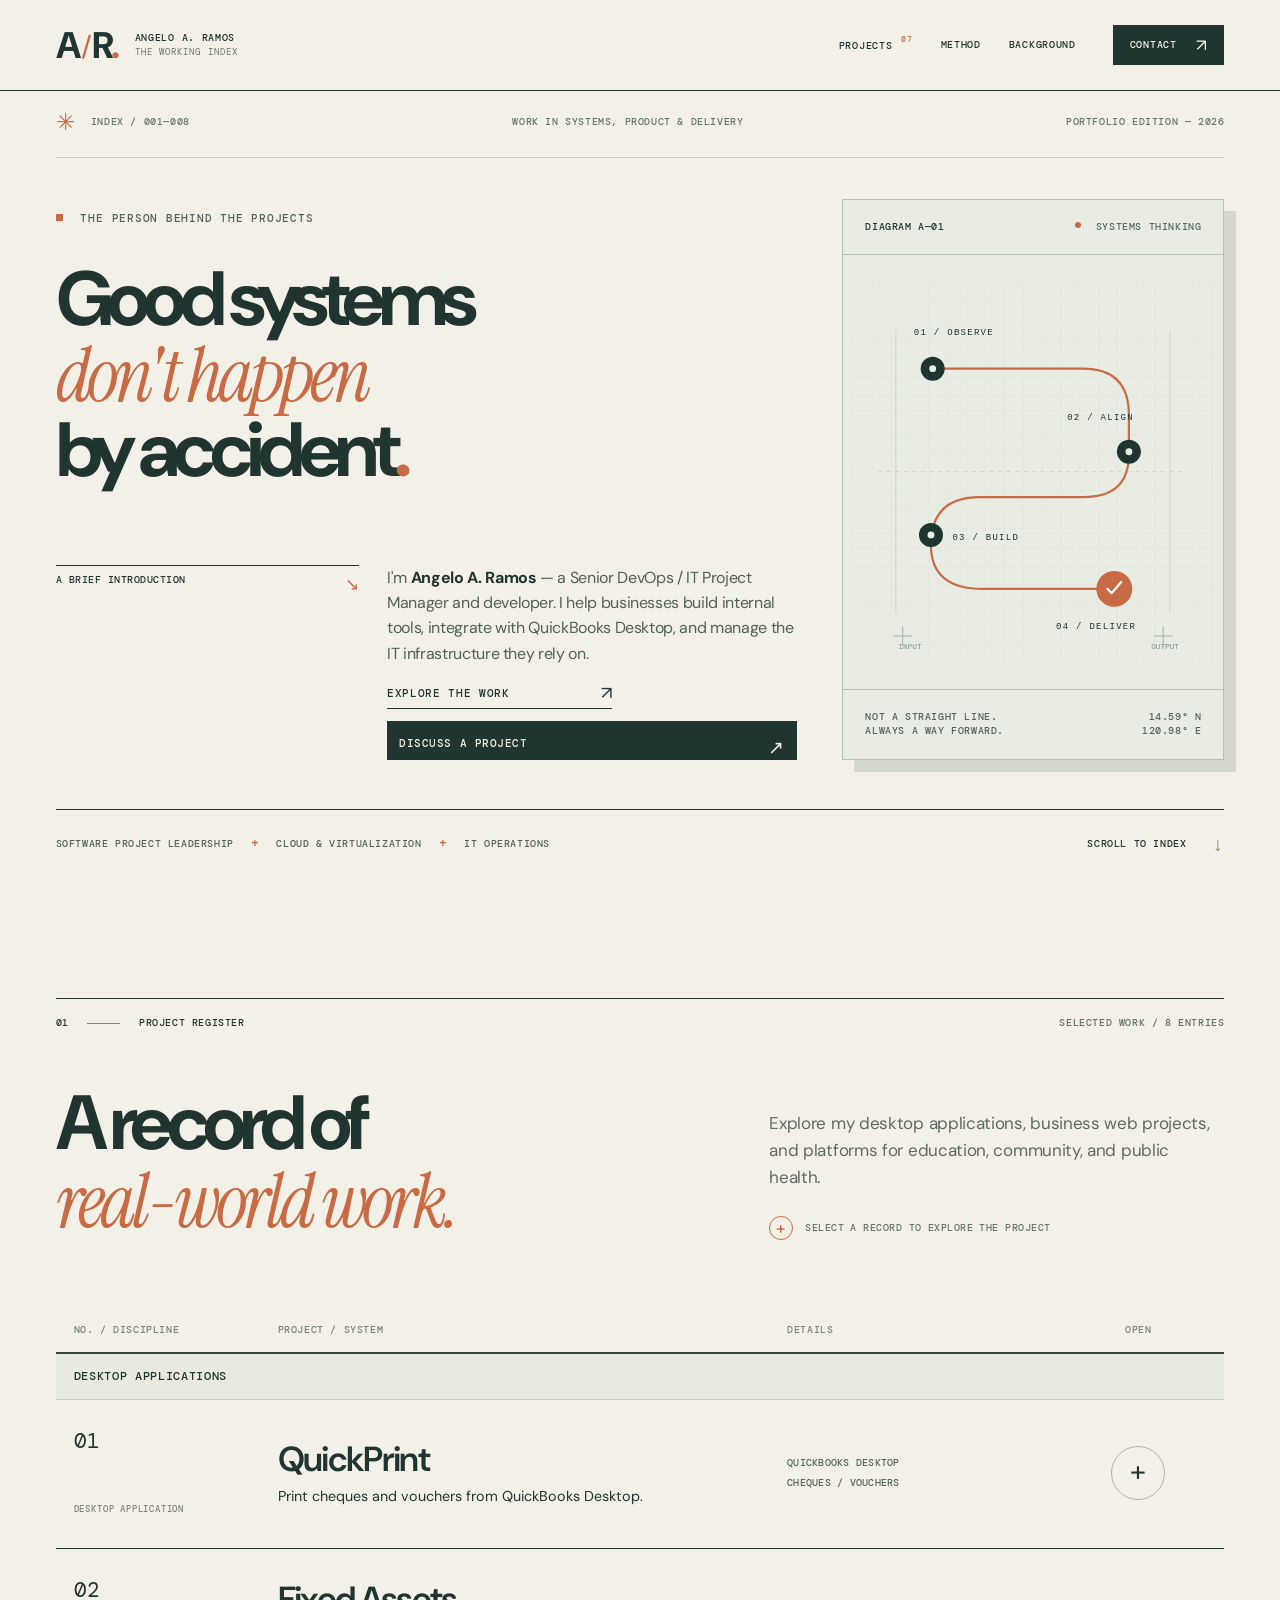
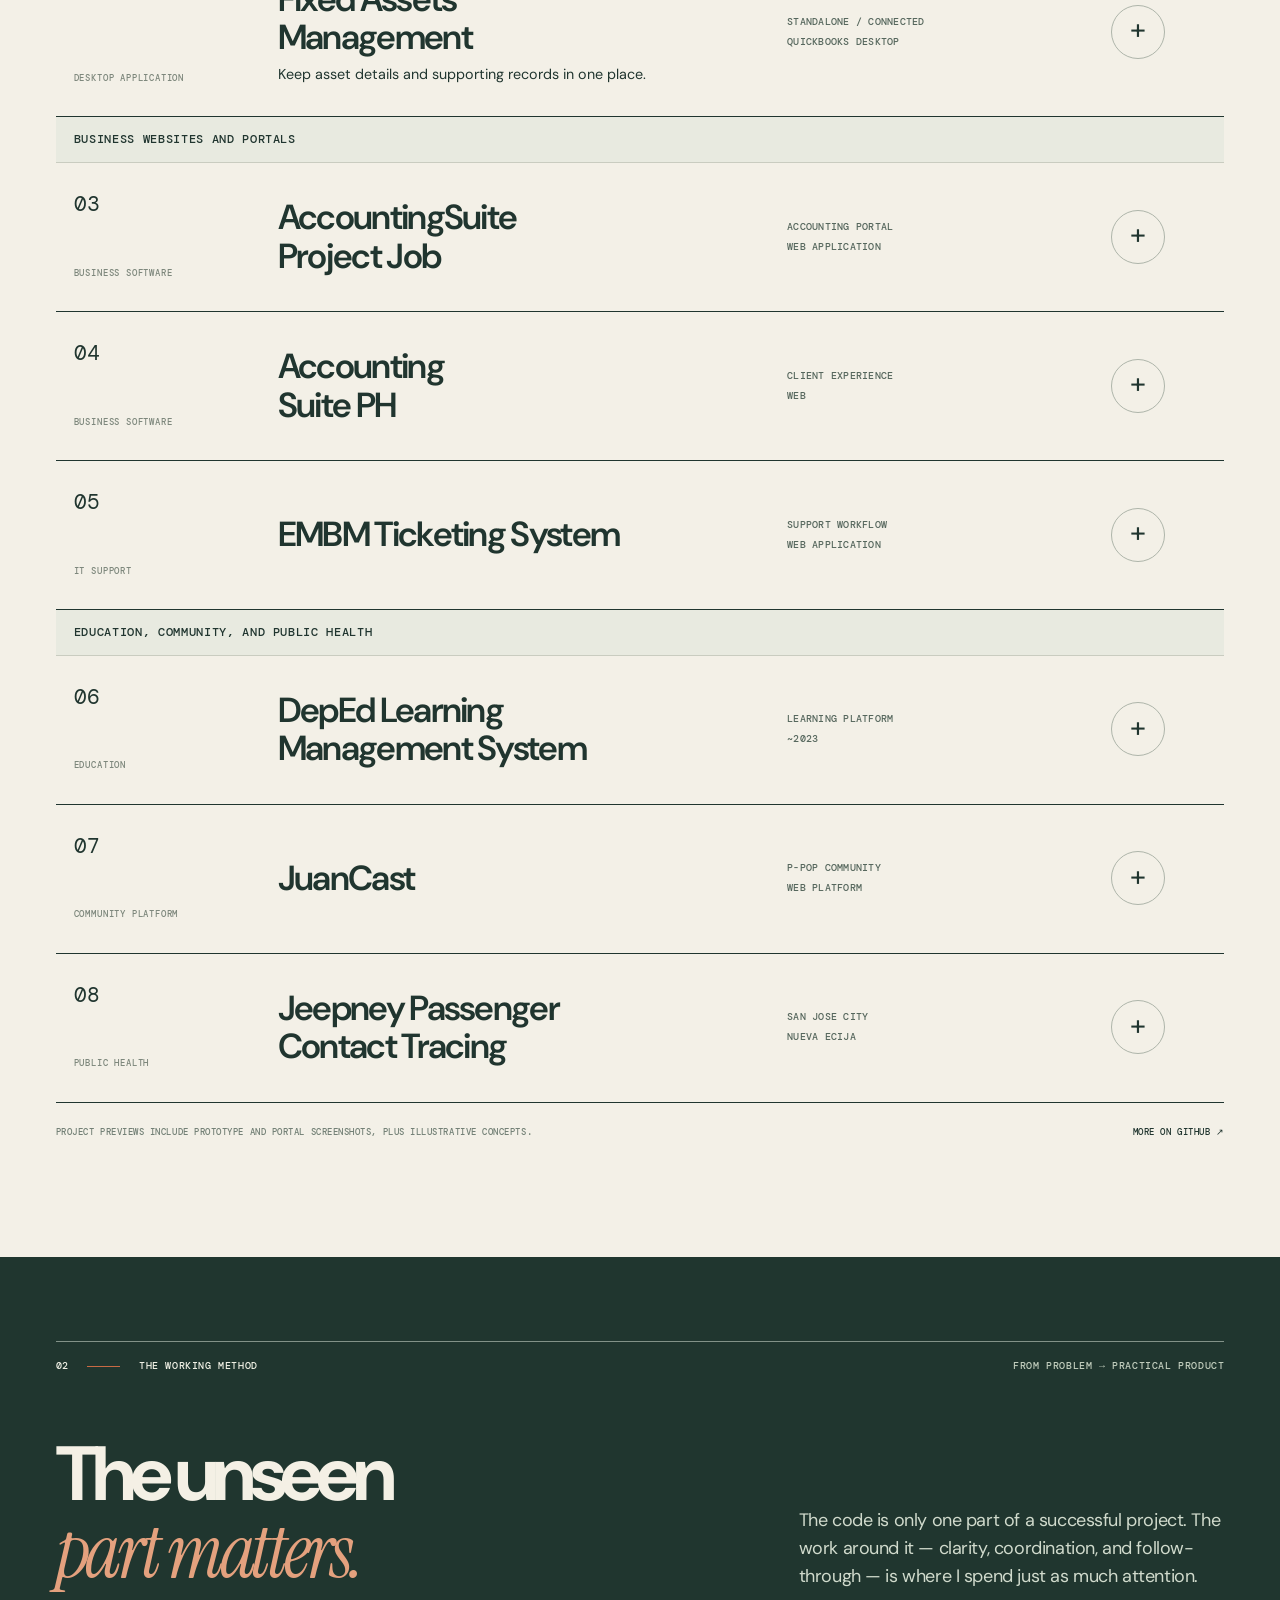
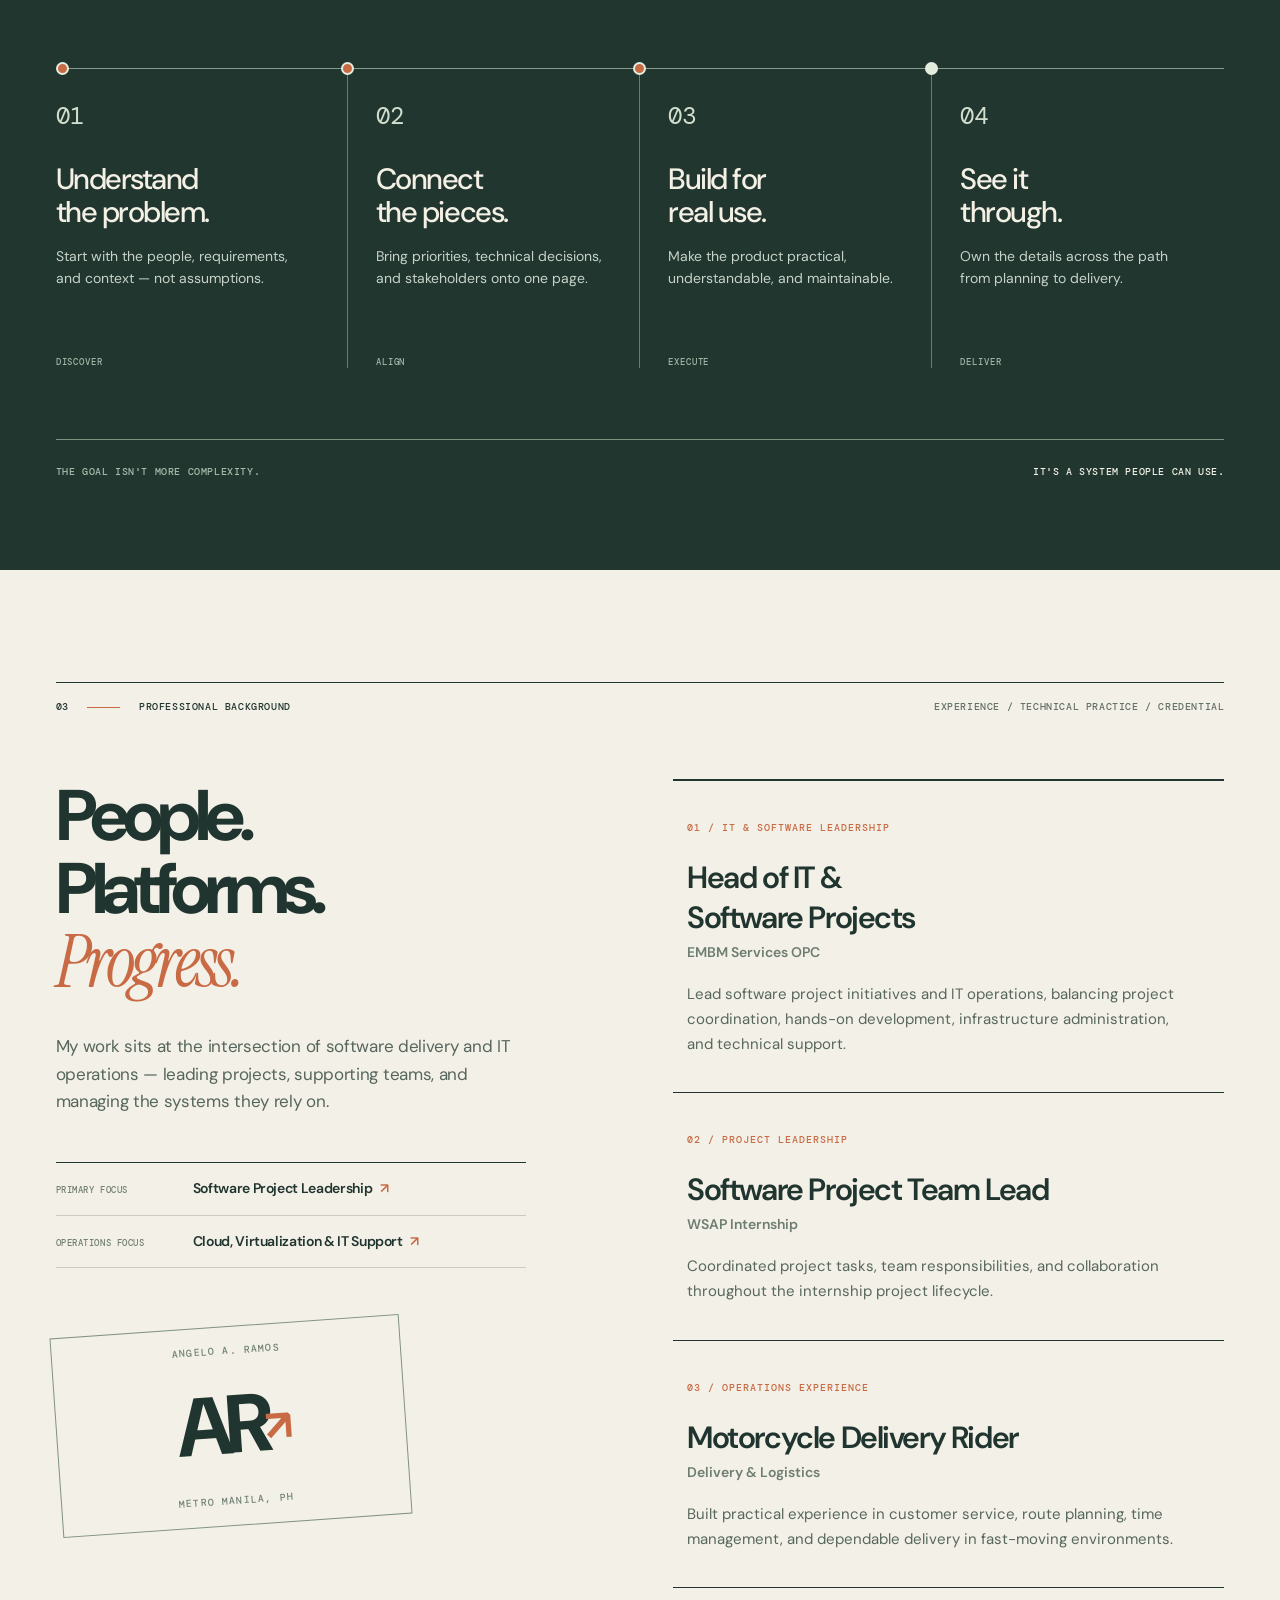
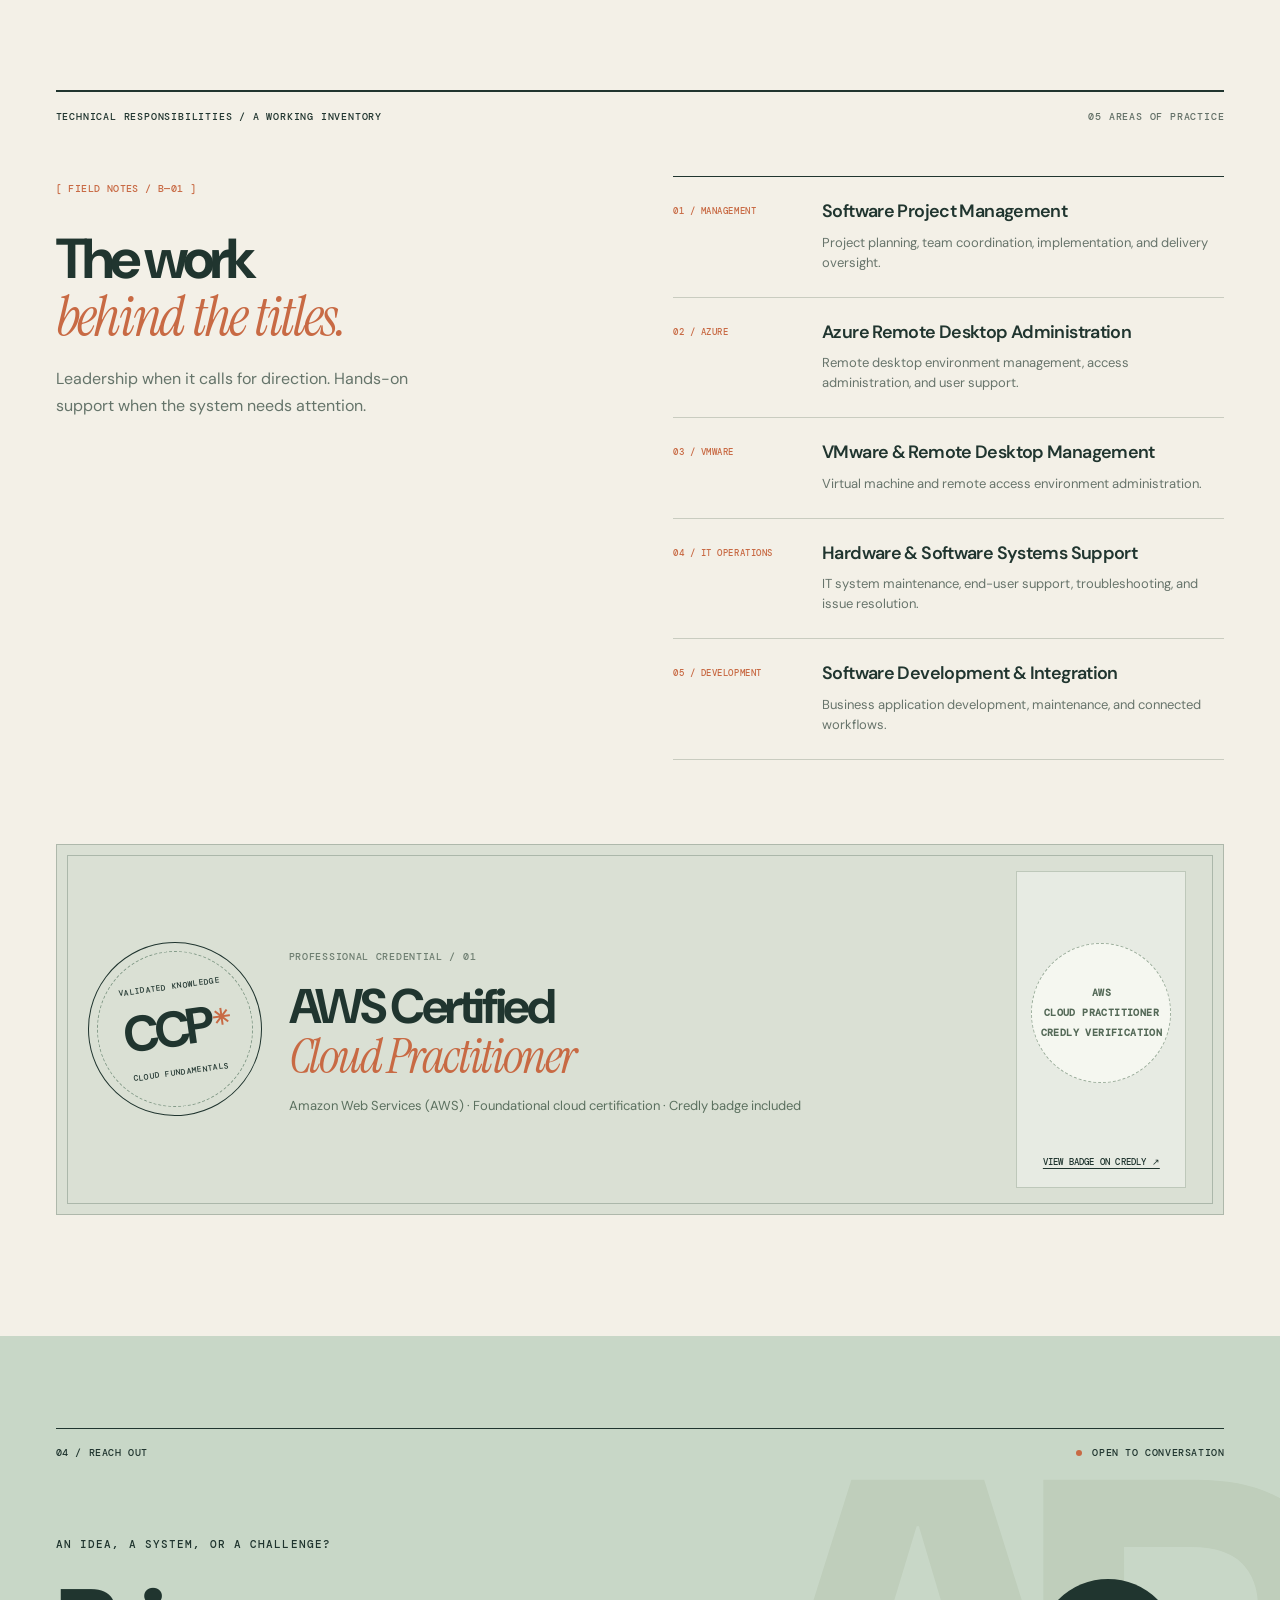
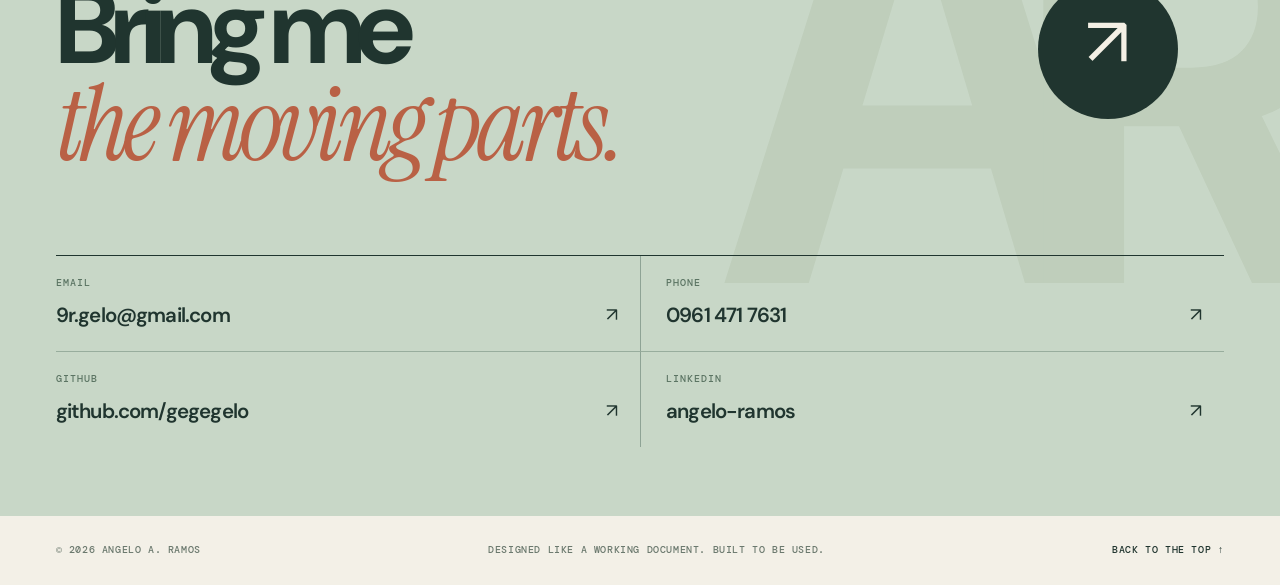
<file: index.html>
<!doctype html>
<html lang="en">
<head>
  <meta charset="utf-8">
  <meta name="viewport" content="width=device-width, initial-scale=1">
  <meta name="theme-color" content="#f3f0e7">
  <meta name="description" content="The work archive of Angelo A. Ramos — Senior DevOps / IT Project Manager, Head of IT &amp; Software Projects, AWS Certified Cloud Practitioner, and developer based in Metro Manila.">
  <meta name="author" content="Angelo A. Ramos">
  <meta property="og:type" content="website">
  <meta property="og:title" content="Angelo A. Ramos — The Working Index">
  <meta property="og:description" content="A field journal of systems built, teams led, and problems solved. Selected work by Angelo A. Ramos.">
  <title>Angelo A. Ramos — The Working Index</title>
  <link rel="icon" href="favicon.svg" type="image/svg+xml">
  <link rel="preconnect" href="https://fonts.googleapis.com">
  <link rel="preconnect" href="https://fonts.gstatic.com" crossorigin>
  <link href="https://fonts.googleapis.com/css2?family=DM+Mono:wght@400;500&family=DM+Sans:wght@400;500;600;700;800&family=Instrument+Serif:ital@0;1&display=swap" rel="stylesheet">
  <link rel="stylesheet" href="styles.css">
  <script defer src="script.js"></script>
  <script type="application/ld+json">{"@context":"https://schema.org","@type":"Person","name":"Angelo A. Ramos","jobTitle":"Senior DevOps / IT Project Manager","address":{"@type":"PostalAddress","addressLocality":"Metro Manila","addressCountry":"PH"},"email":"mailto:9r.gelo@gmail.com","telephone":"+639614717631","sameAs":["https://github.com/gegegelo","https://www.linkedin.com/in/angelo-ramos-4a2209134/"]}</script>
</head>
<body>
  <a class="skip-link" href="#content">Skip to content</a>
  <div class="page-shell">
    <header class="masthead" id="top">
      <a class="identity" href="#top" aria-label="Angelo A. Ramos — top of page">
        <span class="identity-mark" aria-hidden="true">A<span class="mark-slash">/</span>R<span class="mark-point">.</span></span>
        <span class="identity-caption">ANGELO A. RAMOS <small>THE WORKING INDEX</small></span>
      </a>
      <div class="masthead-center" aria-hidden="true"><span class="pulse-light"></span> AN INDEPENDENT WORK ARCHIVE <span class="micro-x">×</span> MM / PH</div>
      <button class="menu-toggle" type="button" aria-label="Open menu" aria-controls="site-nav" aria-expanded="false"><span></span><span></span></button>
      <nav id="site-nav" class="site-nav" aria-label="Main navigation">
        <a href="#projects">PROJECTS <sup>07</sup></a>
        <a href="#method">METHOD</a>
        <a href="#background">BACKGROUND</a>
        <a class="nav-contact" href="#contact">CONTACT <span aria-hidden="true">↗</span></a>
      </nav>
    </header>

    <main id="content">
      <section class="hero" aria-labelledby="hero-heading">
        <div class="hero-top meta-row"><span><span class="serial-star">✳</span> INDEX / 001—008</span><span>WORK IN SYSTEMS, PRODUCT & DELIVERY</span><span class="hero-edition">PORTFOLIO EDITION — 2026</span></div>
        <div class="hero-columns">
          <div class="hero-copy">
            <p class="hero-kicker"><span class="kicker-square"></span> THE PERSON BEHIND THE PROJECTS</p>
            <h1 id="hero-heading">Good systems<br><em>don't happen</em><br>by accident<span class="period">.</span></h1>
            <div class="hero-copy-bottom">
              <div class="intro-label">A BRIEF INTRODUCTION <span aria-hidden="true">↘</span></div>
              <div class="intro-text"><p>I'm <strong>Angelo A. Ramos</strong> — a Senior DevOps / IT Project Manager and developer. I help businesses build internal tools, integrate with QuickBooks Desktop, and manage the IT infrastructure they rely on.</p>
                <div class="hero-actions">
                  <a href="#projects" class="text-link">EXPLORE THE WORK <span aria-hidden="true">↗</span></a>
                  <a href="#contact" class="case-action">DISCUSS A PROJECT <span aria-hidden="true">↗</span></a>
                </div></div>
            </div>
          </div>
          <aside class="hero-drawing" aria-label="Diagram of an iterative project delivery process">
            <div class="drawing-top"><span>DIAGRAM A—01</span><span class="drawing-live"><span class="tiny-led"></span> SYSTEMS THINKING</span></div>
            <div class="drawing-center">
              <svg class="process-map" viewBox="0 0 420 440" role="img" aria-label="A continuous pathway connects Observe, Align, Build, and Deliver">
                <defs>
                  <pattern id="smallGrid" width="22" height="22" patternUnits="userSpaceOnUse"><path d="M22 0H0V22" fill="none" stroke="#d8ddd3" stroke-width=".65"/></pattern>
                  <marker id="routeArrow" orient="auto" markerWidth="7" markerHeight="7" refX="5" refY="3.5"><path d="M0 0L6 3.5L0 7" fill="none" stroke="#c86a44" stroke-width="1.3"/></marker>
                </defs>
                <rect width="420" height="440" fill="url(#smallGrid)" />
                <g stroke="#9daca0" fill="none" stroke-width="1"><path d="M50 55v330M370 55v330" opacity=".4"/><path d="M30 220h360" stroke-dasharray="3 7" opacity=".5"/></g>
                <path class="route-path" d="M93 100H268Q322 100 322 154V200Q322 250 269 250H148Q91 250 91 306Q91 357 152 357H305" fill="none" stroke="#c86a44" stroke-width="2.5" stroke-linecap="round" marker-end="url(#routeArrow)"/>
                <path class="route-trace" d="M93 100H268Q322 100 322 154V200Q322 250 269 250H148Q91 250 91 306Q91 357 152 357H305" fill="none" stroke="#fff5d8" stroke-width="4" stroke-linecap="round"/>
                <g class="nodes">
                  <circle cx="93" cy="100" r="14" fill="#20352f"/><circle cx="93" cy="100" r="4" fill="#e9eee3"/>
                  <circle cx="322" cy="197" r="14" fill="#20352f"/><circle cx="322" cy="197" r="4" fill="#e9eee3"/>
                  <circle cx="91" cy="294" r="14" fill="#20352f"/><circle cx="91" cy="294" r="4" fill="#e9eee3"/>
                  <circle cx="305" cy="357" r="21" fill="#c86a44"/><path d="m297 357 5 5 11-13" stroke="white" stroke-width="2.6" stroke-linecap="round" stroke-linejoin="round" fill="none"/>
                </g>
                <g fill="#20352f" font-family="monospace" font-size="10.5" letter-spacing="1.5">
                  <text x="71" y="61">01 / OBSERVE</text><text x="250" y="160">02 / ALIGN</text><text x="116" y="300">03 / BUILD</text><text x="237" y="404">04 / DELIVER</text>
                </g>
                <g fill="#819189" font-family="monospace" font-size="9"><text x="53" y="427">INPUT</text><text x="348" y="427">OUTPUT</text></g>
                <path d="M47 412h22m-11-11v22M351 412h22m-11-11v22" stroke="#9aaba0" stroke-width="1"/>
              </svg>
            </div>
            <div class="drawing-bottom"><span>NOT A STRAIGHT LINE.<br>ALWAYS A WAY FORWARD.</span><span class="drawing-coord">14.59° N<br>120.98° E</span></div>
          </aside>
        </div>
        <div class="hero-foot"><span>SOFTWARE PROJECT LEADERSHIP</span><span class="foot-plus">+</span><span>CLOUD &amp; VIRTUALIZATION</span><span class="foot-plus">+</span><span>IT OPERATIONS</span><a href="#projects" aria-label="Scroll to projects" class="hero-scroll"><span>SCROLL TO INDEX</span><span aria-hidden="true">↓</span></a></div>
      </section>

      <section id="projects" class="section projects-section" aria-labelledby="projects-heading">
        <div class="section-eyebrow"><span>01 <i></i> PROJECT REGISTER</span><span class="section-right-meta">SELECTED WORK / 8 ENTRIES</span></div>
        <div class="section-heading"><h2 id="projects-heading">A record of<br><em>real-world work.</em></h2><div class="section-intro"><p>Explore my desktop applications, business web projects, and platforms for education, community, and public health.</p><div class="accordion-hint"><span class="hint-symbol">+</span> SELECT A RECORD TO EXPLORE THE PROJECT</div></div></div>
        <div class="archive-head"><span>NO. / DISCIPLINE</span><span>PROJECT / SYSTEM</span><span>DETAILS</span><span>OPEN</span></div>
        <div class="archive" id="project-archive">
          <h3 class="archive-group">Desktop applications</h3>
          <details class="case-file">
            <summary><span class="case-index"><b>01</b><small>DESKTOP APPLICATION</small></span><span class="case-title">QuickPrint<span class="case-teaser">Print cheques and vouchers from QuickBooks Desktop.</span></span><span class="case-ref">QUICKBOOKS DESKTOP<br><small>CHEQUES / VOUCHERS</small></span><span class="case-control" aria-hidden="true"><span>+</span></span></summary>
            <div class="case-body"><figure class="case-preview" aria-label="QuickPrint interface previews">
      <button class="preview-launch" type="button" data-preview="quickprint" data-slide="0" aria-label="Open QuickPrint snapshot preview">
        <img src="assets/previews/quickprint-cheque.png" alt="Illustrative cheque printing interface study for QuickPrint; not an actual screenshot" loading="lazy" width="1500" height="880">
        <span class="preview-plate">PLATE 01 / INTERFACE STUDY</span>
        <span class="preview-open">VIEW PREVIEW <span aria-hidden="true">↗</span></span>
      </button>
      <figcaption class="preview-caption"><span>ILLUSTRATIVE UI / SAMPLE DATA</span><span>02 SNAPSHOTS</span></figcaption>
      <div class="preview-strip" aria-label="Alternate snapshot views"><button type="button" class="preview-mini" data-preview="quickprint" data-slide="0" aria-label="View QuickPrint — Cheque printing snapshot">
          <img src="assets/previews/quickprint-cheque.png" alt="" loading="lazy" width="1500" height="880"><span>01 / CHEQUE PRINTING</span></button><button type="button" class="preview-mini" data-preview="quickprint" data-slide="1" aria-label="View QuickPrint — Voucher printing snapshot">
          <img src="assets/previews/quickprint-voucher.png" alt="" loading="lazy" width="1500" height="880"><span>02 / VOUCHER PRINTING</span></button></div>
    </figure><div class="case-writeup"><div class="case-type">CASE STUDY</div>
                <dl class="case-study">
                  <div><dt>The problem</dt><dd>Teams using QuickBooks Desktop need to prepare cheques and vouchers in consistent layouts before printing.</dd></div>
                  <div><dt>The workflow</dt><dd>QuickPrint formats records for printing. The concept previews show the separate cheque and voucher layouts.</dd></div>
                </dl>
                <div class="case-info"><div><span>MY ROLE</span><strong>Project Manager / Developer</strong></div></div><span class="case-private">PRIVATE PROJECT</span></div></div>
          </details>
          <details class="case-file">
            <summary><span class="case-index"><b>02</b><small>DESKTOP APPLICATION</small></span><span class="case-title">Fixed Assets<br>Management<span class="case-teaser">Keep asset details and supporting records in one place.</span></span><span class="case-ref">STANDALONE / CONNECTED<br><small>QUICKBOOKS DESKTOP</small></span><span class="case-control" aria-hidden="true"><span>+</span></span></summary>
            <div class="case-body"><figure class="case-preview" aria-label="Fixed Assets Management interface previews">
      <button class="preview-launch" type="button" data-preview="assets" data-slide="0" aria-label="Open Fixed Assets Management snapshot preview">
        <img src="assets/previews/fixed-assets-register.png" alt="Illustrative asset register interface study for Fixed Assets Management; not an actual screenshot" loading="lazy" width="1500" height="880">
        <span class="preview-plate">PLATE 02 / INTERFACE STUDY</span>
        <span class="preview-open">VIEW PREVIEW <span aria-hidden="true">↗</span></span>
      </button>
      <figcaption class="preview-caption"><span>ILLUSTRATIVE UI / SAMPLE DATA</span><span>02 SNAPSHOTS</span></figcaption>
      <div class="preview-strip" aria-label="Alternate snapshot views"><button type="button" class="preview-mini" data-preview="assets" data-slide="0" aria-label="View Fixed Assets Management — Asset register snapshot">
          <img src="assets/previews/fixed-assets-register.png" alt="" loading="lazy" width="1500" height="880"><span>01 / ASSET REGISTER</span></button><button type="button" class="preview-mini" data-preview="assets" data-slide="1" aria-label="View Fixed Assets Management — Asset lifecycle snapshot">
          <img src="assets/previews/fixed-assets-detail.png" alt="" loading="lazy" width="1500" height="880"><span>02 / ASSET LIFECYCLE</span></button></div>
    </figure><div class="case-writeup"><p>Teams can maintain their asset register independently or connect it to QuickBooks Desktop.</p><div class="case-info"><div><span>MY ROLE</span><strong>Project Manager / Developer</strong></div></div><span class="case-private">PRIVATE PROJECT</span></div></div>
          </details>
          <h3 class="archive-group">Business websites and portals</h3>
          <details class="case-file" id="acs-project-job">
            <summary>
              <span class="case-index"><b>03</b><small>BUSINESS SOFTWARE</small></span>
              <span class="case-title">AccountingSuite<br>Project Job</span>
              <span class="case-ref">ACCOUNTING PORTAL<br><small>WEB APPLICATION</small></span>
              <span class="case-control" aria-hidden="true"><span>+</span></span>
            </summary>
            <div class="case-body">
              <figure class="case-preview">
                <button class="preview-launch" type="button" data-preview="acs-project-job" aria-label="Enlarge snapshot of Public AccountingSuite Project Job sign-in screen">
                  <img src="assets/previews/acs-project-job.png" alt="Public AccountingSuite Project Job sign-in screen" loading="lazy" width="1500" height="880">
                  <span class="preview-plate">PLATE 03 / PORTAL SIGN-IN SCREEN</span>
                  <span class="preview-open">VIEW SNAPSHOT <span aria-hidden="true">↗</span></span>
                </button>
                <figcaption class="preview-caption"><span>PORTAL SIGN-IN SCREEN</span><span>01 SNAPSHOT</span></figcaption>
              </figure>
              <div class="case-writeup">
                <p>Authorized users can access the 1C:Enterprise application through their browser.</p>
                <a class="case-action" href="https://acsprojectjob.embm-services.com/" target="_blank" rel="noopener noreferrer">OPEN THE WEB PORTAL <span aria-hidden="true">↗</span></a>
              </div>
            </div>
          </details>
          <details class="case-file">
            <summary><span class="case-index"><b>04</b><small>BUSINESS SOFTWARE</small></span><span class="case-title">Accounting<br>Suite PH</span><span class="case-ref">CLIENT EXPERIENCE<br><small>WEB</small></span><span class="case-control" aria-hidden="true"><span>+</span></span></summary>
            <div class="case-body"><figure class="case-preview" aria-label="Accounting Suite PH interface previews">
      <button class="preview-launch" type="button" data-preview="accounting" data-slide="0" aria-label="Open Accounting Suite PH snapshot preview">
        <img src="assets/previews/accounting-suite.png" alt="Illustrative client gateway interface study for Accounting Suite PH; not an actual screenshot" loading="lazy" width="1500" height="880">
        <span class="preview-plate">PLATE 04 / INTERFACE STUDY</span>
        <span class="preview-open">VIEW PREVIEW <span aria-hidden="true">↗</span></span>
      </button>
      <figcaption class="preview-caption"><span>ILLUSTRATIVE UI / SAMPLE DATA</span><span>01 SNAPSHOT</span></figcaption>
    </figure><div class="case-writeup"><p>The public entry point for customers looking to access the Accounting Suite platform.</p><div class="case-info"><div><span>MY ROLE</span><strong>Project Manager / Developer</strong></div></div><a class="case-action" href="https://accountingsuiteph.embm-services.com/" target="_blank" rel="noopener noreferrer">VISIT THE WEBSITE <span aria-hidden="true">↗</span></a></div></div>
          </details>
          <details class="case-file" id="embm-ticketing">
            <summary>
              <span class="case-index"><b>05</b><small>IT SUPPORT</small></span>
              <span class="case-title">EMBM Ticketing System</span>
              <span class="case-ref">SUPPORT WORKFLOW<br><small>WEB APPLICATION</small></span>
              <span class="case-control" aria-hidden="true"><span>+</span></span>
            </summary>
            <div class="case-body">
              <figure class="case-preview">
                <button class="preview-launch" type="button" data-preview="embm-ticketing" aria-label="Enlarge the EMBM Ticketing System sign-in screenshot">
                  <img src="assets/previews/embm-ticketing.png" alt="Public EMBM Ticketing System sign-in screen" loading="lazy" width="1500" height="880">
                  <span class="preview-plate">PLATE 05 / SIGN-IN SCREEN</span>
                  <span class="preview-open">VIEW SNAPSHOT <span aria-hidden="true">↗</span></span>
                </button>
                <figcaption class="preview-caption"><span>PUBLIC SIGN-IN SCREEN</span><span>01 SNAPSHOT</span></figcaption>
              </figure>
              <div class="case-writeup">
                <p>A web-based ticketing system for requesters, support staff, and administrators. I designed the ticketing workflow and built the system's functionality.</p>
                <a class="case-action" href="https://ticketing.embm-services.com/login" target="_blank" rel="noopener noreferrer">OPEN THE TICKETING PORTAL <span aria-hidden="true">↗</span></a>
              </div>
            </div>
          </details>
          <h3 class="archive-group">Education, community, and public health</h3>
          <details class="case-file" id="deped-lms">
            <summary><span class="case-index"><b>06</b><small>EDUCATION</small></span><span class="case-title">DepEd Learning<br>Management System</span><span class="case-ref">LEARNING PLATFORM<br><small>~2023</small></span><span class="case-control" aria-hidden="true"><span>+</span></span></summary>
            <div class="case-body">
              <figure class="case-preview">
                <button class="preview-launch" type="button" data-preview="deped-lms" aria-label="Enlarge the original DepEd LMS homepage screenshot">
                  <img src="assets/previews/deped-lms-original.png" alt="Original DepEd LMS prototype homepage" loading="lazy" width="1500" height="880">
                  <span class="preview-plate">PLATE 06 / ORIGINAL PROTOTYPE</span>
                  <span class="preview-open">VIEW SNAPSHOT <span aria-hidden="true">↗</span></span>
                </button>
                <figcaption class="preview-caption"><span>ORIGINAL PROTOTYPE HOMEPAGE</span><span>01 SNAPSHOT</span></figcaption>
              </figure>
              <div class="case-writeup"><p>An early education portal for Filipino teachers. The read-only walkthrough includes the home page, DepEd information, news template, and account screens.</p><div class="case-info"><div><span>MY ROLE</span><strong>Project Manager / Developer</strong></div></div><a class="case-action case-explorer" href="lms-explorer/index.html" target="_blank" rel="noopener noreferrer">BROWSE THE LMS PROTOTYPE <span aria-hidden="true">↗</span></a></div></div>
          </details>
          <details class="case-file">
            <summary><span class="case-index"><b>07</b><small>COMMUNITY PLATFORM</small></span><span class="case-title">JuanCast</span><span class="case-ref">P-POP COMMUNITY<br><small>WEB PLATFORM</small></span><span class="case-control" aria-hidden="true"><span>+</span></span></summary>
            <div class="case-body"><figure class="case-preview" aria-label="JuanCast interface previews">
      <button class="preview-launch" type="button" data-preview="juancast" data-slide="0" aria-label="Open JuanCast snapshot preview">
        <img src="assets/previews/juancast.png" alt="Illustrative voting platform interface study for JuanCast; not an actual screenshot" loading="lazy" width="1500" height="880">
        <span class="preview-plate">PLATE 07 / INTERFACE STUDY</span>
        <span class="preview-open">VIEW PREVIEW <span aria-hidden="true">↗</span></span>
      </button>
      <figcaption class="preview-caption"><span>ILLUSTRATIVE UI / SAMPLE DATA</span><span>01 SNAPSHOT</span></figcaption>
    </figure><div class="case-writeup"><p>Fans can vote for their favorite P-pop acts and explore community, marketplace, and event features.</p><div class="case-info"><div><span>MY ROLE</span><strong>Project Manager / Developer</strong></div></div><a class="case-action" href="https://juancast.ph/" target="_blank" rel="noopener noreferrer">VISIT JUANCAST <span aria-hidden="true">↗</span></a></div></div>
          </details>
          <details class="case-file">
            <summary><span class="case-index"><b>08</b><small>PUBLIC HEALTH</small></span><span class="case-title">Jeepney Passenger<br>Contact Tracing</span><span class="case-ref">SAN JOSE CITY<br><small>NUEVA ECIJA</small></span><span class="case-control" aria-hidden="true"><span>+</span></span></summary>
            <div class="case-body"><figure class="case-preview" aria-label="Jeepney Passenger Contact Tracing interface previews">
      <button class="preview-launch" type="button" data-preview="jeepney" data-slide="0" aria-label="Open Jeepney Passenger Contact Tracing snapshot preview">
        <img src="assets/previews/jeepney-tracing.png" alt="Illustrative trip register interface study for Jeepney Passenger Contact Tracing; not an actual screenshot" loading="lazy" width="1500" height="880">
        <span class="preview-plate">PLATE 08 / INTERFACE STUDY</span>
        <span class="preview-open">VIEW PREVIEW <span aria-hidden="true">↗</span></span>
      </button>
      <figcaption class="preview-caption"><span>ILLUSTRATIVE UI / SAMPLE DATA</span><span>01 SNAPSHOT</span></figcaption>
    </figure><div class="case-writeup"><p>Links passenger logs to individual jeepney trips so records can support COVID-19 contact tracing in San Jose City, Nueva Ecija.</p><div class="case-info"><div><span>MY ROLE</span><strong>Project Manager / Developer</strong></div></div><span class="case-private">PRIVATE PROJECT</span></div></div>
          </details>
        </div>
        <div class="archive-foot"><span>PROJECT PREVIEWS INCLUDE PROTOTYPE AND PORTAL SCREENSHOTS, PLUS ILLUSTRATIVE CONCEPTS.</span><a href="https://github.com/gegegelo" target="_blank" rel="noopener noreferrer">MORE ON GITHUB <span aria-hidden="true">↗</span></a></div>
      </section>

      <section class="section method-section" id="method" aria-labelledby="method-heading">
        <div class="section-eyebrow light-eyebrow"><span>02 <i></i> THE WORKING METHOD</span><span class="section-right-meta">FROM PROBLEM → PRACTICAL PRODUCT</span></div>
        <div class="method-head"><h2 id="method-heading">The unseen<br><em>part matters.</em></h2><p>The code is only one part of a successful project. The work around it — clarity, coordination, and follow-through — is where I spend just as much attention.</p></div>
        <div class="method-track" aria-label="Four-stage work approach">
          <article><div class="method-number">01 <span class="node-bullet"></span></div><div><h3>Understand<br>the problem.</h3><p>Start with the people, requirements, and context — not assumptions.</p></div><span class="method-tag">DISCOVER</span></article>
          <article><div class="method-number">02 <span class="node-bullet"></span></div><div><h3>Connect<br>the pieces.</h3><p>Bring priorities, technical decisions, and stakeholders onto one page.</p></div><span class="method-tag">ALIGN</span></article>
          <article><div class="method-number">03 <span class="node-bullet"></span></div><div><h3>Build for<br>real use.</h3><p>Make the product practical, understandable, and maintainable.</p></div><span class="method-tag">EXECUTE</span></article>
          <article><div class="method-number">04 <span class="node-bullet is-last"></span></div><div><h3>See it<br>through.</h3><p>Own the details across the path from planning to delivery.</p></div><span class="method-tag">DELIVER</span></article>
        </div>
        <div class="method-bottom"><span>THE GOAL ISN'T MORE COMPLEXITY.</span><strong>IT'S A SYSTEM PEOPLE CAN USE.</strong></div>
      </section>

      <section class="section background-section" id="background" aria-labelledby="background-heading">
        <div class="section-eyebrow"><span>03 <i></i> PROFESSIONAL BACKGROUND</span><span class="section-right-meta">EXPERIENCE / TECHNICAL PRACTICE / CREDENTIAL</span></div>
        <div class="background-layout">
          <div class="background-intro">
            <h2 id="background-heading">People.<br>Platforms.<br><em>Progress.</em></h2>
            <p>My work sits at the intersection of software delivery and IT operations — leading projects, supporting teams, and managing the systems they rely on.</p>
            <div class="background-fields" aria-label="Core professional focus">
              <div><span>PRIMARY FOCUS</span><strong>Software Project Leadership <span aria-hidden="true">↗</span></strong></div>
              <div><span>OPERATIONS FOCUS</span><strong>Cloud, Virtualization &amp; IT Support <span aria-hidden="true">↗</span></strong></div>
            </div>
            <div class="background-stamp" aria-hidden="true"><span>ANGELO A. RAMOS</span><b>AR<span>↗</span></b><span>METRO MANILA, PH</span></div>
          </div>
          <div class="role-ledger" aria-label="Professional experience">
            <article>
              <span class="role-no">01 / IT &amp; SOFTWARE LEADERSHIP</span>
              <h3>Head of IT &amp;<br>Software Projects</h3>
              <h4>EMBM Services OPC</h4>
              <p>Lead software project initiatives and IT operations, balancing project coordination, hands-on development, infrastructure administration, and technical support.</p>
            </article>
            <article>
              <span class="role-no">02 / PROJECT LEADERSHIP</span>
              <h3>Software Project Team Lead</h3>
              <h4>WSAP Internship</h4>
              <p>Coordinated project tasks, team responsibilities, and collaboration throughout the internship project lifecycle.</p>
            </article>
            <article>
              <span class="role-no">03 / OPERATIONS EXPERIENCE</span>
              <h3>Motorcycle Delivery Rider</h3>
              <h4>Delivery &amp; Logistics</h4>
              <p>Built practical experience in customer service, route planning, time management, and dependable delivery in fast-moving environments.</p>
            </article>
          </div>
        </div>

        <div class="expertise-section" aria-labelledby="expertise-heading">
          <div class="expertise-top"><span>TECHNICAL RESPONSIBILITIES / A WORKING INVENTORY</span><span>05 AREAS OF PRACTICE</span></div>
          <div class="expertise-grid">
            <div class="expertise-title"><span class="mini-notation">[ FIELD NOTES / B—01 ]</span><h3 id="expertise-heading">The work<br><em>behind the titles.</em></h3><p>Leadership when it calls for direction. Hands-on support when the system needs attention.</p></div>
            <div class="expertise-ledger">
              <div class="expertise-item"><span class="expertise-number">01 / MANAGEMENT</span><div><h4>Software Project Management</h4><p>Project planning, team coordination, implementation, and delivery oversight.</p></div></div>
              <div class="expertise-item"><span class="expertise-number">02 / AZURE</span><div><h4>Azure Remote Desktop Administration</h4><p>Remote desktop environment management, access administration, and user support.</p></div></div>
              <div class="expertise-item"><span class="expertise-number">03 / VMWARE</span><div><h4>VMware &amp; Remote Desktop Management</h4><p>Virtual machine and remote access environment administration.</p></div></div>
              <div class="expertise-item"><span class="expertise-number">04 / IT OPERATIONS</span><div><h4>Hardware &amp; Software Systems Support</h4><p>IT system maintenance, end-user support, troubleshooting, and issue resolution.</p></div></div>
              <div class="expertise-item"><span class="expertise-number">05 / DEVELOPMENT</span><div><h4>Software Development &amp; Integration</h4><p>Business application development, maintenance, and connected workflows.</p></div></div>
            </div>
          </div>
        </div>

        <div class="credential-record" aria-label="Professional certification">
          <div class="credential-seal" aria-hidden="true"><span class="credential-seal-top">VALIDATED KNOWLEDGE</span><strong>CCP<span>✳</span></strong><span class="credential-seal-bottom">CLOUD FUNDAMENTALS</span></div>
          <div class="credential-copy"><span class="credential-overline">PROFESSIONAL CREDENTIAL / 01</span><h3>AWS Certified<br><em>Cloud Practitioner</em></h3><p>Amazon Web Services (AWS) <span aria-hidden="true">·</span> Foundational cloud certification <span aria-hidden="true">·</span> Credly badge included</p></div>
          <div class="credential-credly" aria-label="Credly AWS certification badge">
            <div class="credential-badge" data-iframe-width="150" data-iframe-height="270" data-share-badge-id="3e2825e8-99d5-482b-a0e8-26c758e57ba9" data-share-badge-host="https://www.credly.com"></div>
            <a href="https://www.credly.com/badges/3e2825e8-99d5-482b-a0e8-26c758e57ba9/public_url" target="_blank" rel="noopener noreferrer">VIEW BADGE ON CREDLY ↗</a>
          </div>
        </div>
      </section>

      <section class="contact-section" id="contact" aria-labelledby="contact-heading"><div class="contact-inner"><div class="contact-label"><span>04 / REACH OUT</span><span class="contact-status"><span class="tiny-led"></span> OPEN TO CONVERSATION</span></div><div class="contact-lead"><p>AN IDEA, A SYSTEM, OR A CHALLENGE?</p><h2 id="contact-heading">Bring me<br><em>the moving parts.</em></h2><a href="mailto:9r.gelo@gmail.com?subject=Hello%20Angelo%20%E2%80%94%20Project%20Inquiry" class="contact-big-arrow" aria-label="Email Angelo Ramos"><span aria-hidden="true">↗</span></a></div><div class="contact-details"><a href="mailto:9r.gelo@gmail.com"><span>EMAIL</span><strong>9r.gelo@gmail.com</strong><b aria-hidden="true">↗</b></a><a href="tel:+639614717631"><span>PHONE</span><strong>0961 471 7631</strong><b aria-hidden="true">↗</b></a><a href="https://github.com/gegegelo" target="_blank" rel="noopener noreferrer"><span>GITHUB</span><strong>github.com/gegegelo</strong><b aria-hidden="true">↗</b></a><a href="https://www.linkedin.com/in/angelo-ramos-4a2209134/" target="_blank" rel="noopener noreferrer"><span>LINKEDIN</span><strong>angelo-ramos</strong><b aria-hidden="true">↗</b></a></div><div class="contact-watermark" aria-hidden="true">AR<span>.</span></div></div></section>
    </main>
    <footer class="site-footer"><span>© <span id="year">2026</span> ANGELO A. RAMOS</span><span>DESIGNED LIKE A WORKING DOCUMENT. BUILT TO BE USED.</span><a href="#top">BACK TO THE TOP ↑</a></footer>
  </div>
  <dialog id="preview-dialog" class="preview-dialog" aria-labelledby="preview-title" aria-describedby="preview-desc">
    <div class="preview-dialog-heading">
      <div><span class="preview-overline">PROJECT ARCHIVE / VISUAL RECORD</span><h3 id="preview-title">Project preview</h3><p id="preview-desc">Illustrative interface study</p></div>
      <button type="button" class="preview-close" aria-label="Close preview">×</button>
    </div>
    <div class="preview-stage">
      <button type="button" class="preview-nav preview-prev" aria-label="Previous snapshot">←</button>
      <img id="preview-image" src="assets/previews/jeepney-tracing.png" alt="Illustrative interface study" width="1500" height="880">
      <button type="button" class="preview-nav preview-next" aria-label="Next snapshot">→</button>
    </div>
    <div class="preview-dialog-footer"><span id="preview-count">01 / 01</span><div class="preview-progress" aria-label="Snapshot position"></div><span class="preview-disclaimer">CONCEPT PREVIEW / NOT AN ACTUAL SCREENSHOT</span></div>
  </dialog>

  <script async src="https://cdn.credly.com/assets/utilities/embed.js"></script>
</body>
</html>
</file>
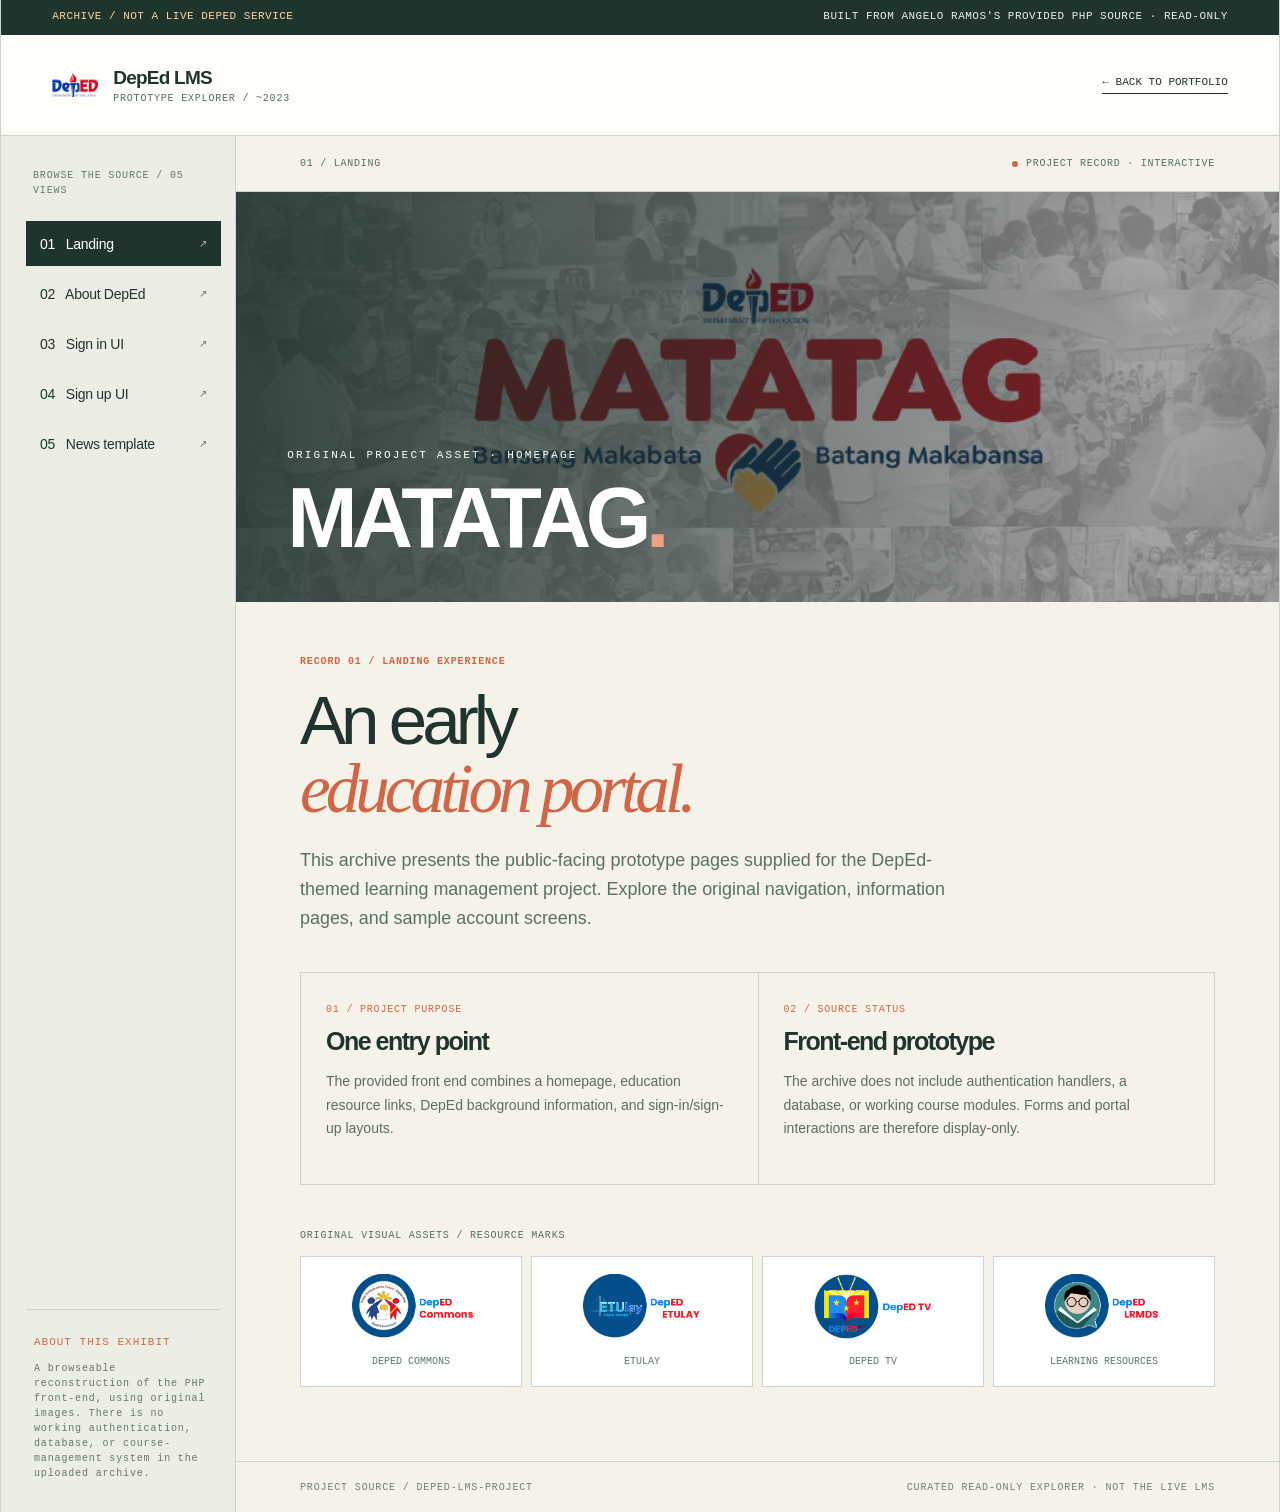
<file: lms-explorer/index.html>
<!doctype html>
<html lang="en"><head><meta charset="utf-8"><meta name="viewport" content="width=device-width,initial-scale=1"><meta name="color-scheme" content="light"><title>DepEd LMS — Project Archive Explorer</title>
<style>
:root{--ink:#20342e;--muted:#566e64;--line:#ccd5c9;--cream:#f4f2e9;--soft:#e8eae0;--orange:#d16646;--white:#fffef9;--font:Arial,Helvetica,sans-serif;--mono:ui-monospace,SFMono-Regular,Consolas,monospace}
*{box-sizing:border-box}html{scroll-behavior:smooth}body{margin:0;background:var(--cream);font-family:var(--font);color:var(--ink)}a{color:inherit}button{font:inherit}button:focus-visible,a:focus-visible{outline:3px solid var(--orange);outline-offset:3px}
.frame{max-width:1480px;margin:auto;min-height:100vh;border-right:1px solid var(--line);border-left:1px solid var(--line)}.status{background:var(--ink);color:#eaf0e9;min-height:35px;padding:10px clamp(20px,4vw,55px);font:11px var(--mono);display:flex;justify-content:space-between;gap:16px;letter-spacing:.045em}.status b{color:#ffd29e;font-weight:500}.hdr{display:flex;align-items:center;justify-content:space-between;gap:24px;padding:25px clamp(20px,4vw,55px);border-bottom:1px solid var(--line);background:var(--white)}.identity{display:flex;align-items:center;gap:15px;text-decoration:none}.identity img{width:46px;height:50px;object-fit:contain}.identity strong{font-size:19px;letter-spacing:-.04em}.identity small{display:block;font:10px var(--mono);margin-top:4px;color:var(--muted);letter-spacing:.08em}.hdr-action{font:11px var(--mono);text-decoration:none;border-bottom:1px solid currentColor;padding-bottom:5px;white-space:nowrap}
.workspace{display:grid;grid-template-columns:235px minmax(0,1fr);min-height:calc(100vh - 135px)}.side{min-width:0;border-right:1px solid var(--line);padding:32px 14px 20px 25px;background:#ecede4;display:flex;flex-direction:column;gap:23px}.side-kicker,.side-note,.colophon,.page-kicker{font:10px/1.5 var(--mono);letter-spacing:.085em}.side-kicker{margin:0 7px;color:#647b6c}.side-buttons{min-width:0;max-width:100%;display:flex;flex-direction:column;gap:5px}.tab{text-decoration:none;display:flex;justify-content:space-between;align-items:center;text-align:left;width:100%;background:transparent;border:1px solid transparent;color:var(--ink);cursor:pointer;padding:12px 13px;font-size:14px;letter-spacing:-.02em;border-radius:0;min-height:45px}.tab:hover{border-color:#c2cfbe}.tab[aria-current="page"]{background:var(--ink);color:#fff}.tab span:last-child{font:10px var(--mono);opacity:.65}.side-source{margin-top:auto;border-top:1px solid var(--line);padding:21px 8px 0}.side-source b{font:11px var(--mono);letter-spacing:.09em;color:var(--orange)}.side-note{margin:12px 0;color:#66776d}.side-source a{display:inline-block;font:11px var(--mono);padding:8px 0;text-underline-offset:4px}.main{min-width:0}.main-top{padding:22px clamp(22px,5vw,70px);border-bottom:1px solid var(--line);display:flex;justify-content:space-between;gap:12px;font:10px var(--mono);letter-spacing:.075em;color:var(--muted)}.page[hidden]{display:none}.page{min-height:640px;animation:show .28s ease}@keyframes show{from{opacity:.4;transform:translateY(6px)}to{opacity:1;transform:none}}.page-pad{padding:48px clamp(22px,5vw,70px) 74px}.page-kicker{color:var(--orange);font-weight:700}.page-title{font-size:clamp(44px,5.4vw,86px);font-weight:500;letter-spacing:-.072em;line-height:.99;margin:17px 0 23px;max-width:920px}.page-title em{font-family:Georgia,serif;font-weight:400;color:var(--orange)}.page-lede{font-size:clamp(15px,1.4vw,19px);line-height:1.6;max-width:660px;color:#5b7163;margin:0 0 30px}.hero-image{position:relative;height:clamp(230px,32vw,455px);overflow:hidden;background:#c8d3c6}.hero-image img{width:100%;height:100%;object-fit:cover;object-position:center 38%;filter:saturate(.72) brightness(.68)}.hero-image:after{content:"";position:absolute;inset:0;background:linear-gradient(100deg,#112822c9,transparent 85%)}.hero-image-copy{position:absolute;left:clamp(22px,4vw,66px);bottom:35px;z-index:1;color:white}.hero-image-copy small{font:11px var(--mono);letter-spacing:.2em}.hero-image-copy h2{font-size:clamp(45px,6.6vw,98px);letter-spacing:-.065em;margin:8px 0 0;font-weight:600}.record-grid{display:grid;grid-template-columns:1fr 1fr;gap:0;margin-top:40px;border:1px solid var(--line)}.record-grid article{padding:25px 25px 30px}.record-grid article+article{border-left:1px solid var(--line)}.record-grid small,.material-head{font:10px var(--mono);color:var(--orange);letter-spacing:.08em}.record-grid h3{margin:11px 0 12px;font-size:25px;letter-spacing:-.06em}.record-grid p{line-height:1.65;color:#5c6d63;font-size:14px}.material-head{margin:45px 0 15px;color:var(--muted)}.material-grid{display:grid;grid-template-columns:repeat(4,1fr);gap:9px}.material{background:#fff;border:1px solid var(--line);min-width:0;text-align:center;padding:17px 9px}.material img{width:100%;height:65px;object-fit:contain}.material span{display:block;font:10px/1.45 var(--mono);margin-top:12px;color:#607468}.about-grid{display:grid;grid-template-columns:minmax(0,1fr) minmax(260px,.72fr);gap:24px;border-top:1px solid var(--line);padding-top:30px}.about-grid img{width:100%;height:auto;object-fit:contain;background:#edf0e8;padding:18px;border:1px solid var(--line)}.about-grid h3,.info-cards h3{font-size:24px;letter-spacing:-.05em;margin:0 0 15px}.about-grid p{color:#566c5c;line-height:1.7}.info-cards{display:grid;grid-template-columns:repeat(2,1fr);gap:18px;margin-top:28px}.info-cards article{border:1px solid var(--line);padding:22px}.info-cards b{font:10px var(--mono);color:var(--orange)}.info-cards p{color:var(--muted);line-height:1.6;font-size:14px}.form-sample{max-width:660px;display:grid;grid-template-columns:1fr 1fr;gap:17px;margin-top:35px}.form-sample label{display:block;font-size:12px;color:#5d7267;font-weight:600}.form-sample label.full{grid-column:1/-1}.form-sample input,.form-sample select{width:100%;margin-top:8px;padding:14px 14px;background:#fffefa;border:1px solid #aabcae;font:14px var(--font);color:var(--ink)}.form-sample input:disabled,.form-sample select:disabled{color:#7f8c81;background:#eeeee8}.disabled-submit{grid-column:1/-1;padding:16px;border:0;background:var(--ink);color:#fff;opacity:.45;text-align:center;font:12px var(--mono)}.note{margin:26px 0 0;padding:16px 19px;background:#e7e9df;border-left:3px solid var(--orange);line-height:1.6;color:#4c6255;font-size:13px;max-width:700px}.source-list{margin:33px 0;display:grid;gap:10px}.source-row{display:grid;grid-template-columns:110px minmax(0,1fr);gap:14px;align-items:center;border-bottom:1px solid var(--line);padding:15px 2px;font-size:14px}.source-row span{font:11px var(--mono);color:var(--orange)}.source-row strong{font-weight:500}.colophon{border-top:1px solid var(--line);display:flex;justify-content:space-between;padding:18px clamp(22px,5vw,70px);gap:18px;color:#728077}.corner{display:inline-flex;align-items:center;gap:8px}.corner i{height:6px;width:6px;background:var(--orange);border-radius:50%}
@media(max-width:800px){.workspace{grid-template-columns:minmax(0,1fr)}.side{border-right:0;border-bottom:1px solid var(--line);padding:12px 16px}.side-kicker,.side-source{display:none}.side-buttons{flex-direction:row;overflow:auto;gap:6px}.tab{flex:0 0 auto;width:auto;padding:12px 14px}.tab span:last-child{display:none}.main-top{padding:13px 22px}.status{font-size:9px}.page-pad{padding:32px 21px 52px}.hero-image-copy h2{font-size:49px}.material-grid{grid-template-columns:repeat(2,1fr)}.about-grid{grid-template-columns:1fr}.hdr{padding:16px 20px}.hdr-action{font-size:10px}.record-grid{grid-template-columns:1fr}.record-grid article+article{border-left:0;border-top:1px solid var(--line)}.info-cards{grid-template-columns:1fr}.colophon{flex-direction:column;padding:14px 22px}}
@media(max-width:480px){.status span:last-child{display:none}.identity strong{font-size:16px}.identity img{width:38px}.hdr-action{max-width:100px;white-space:normal;text-align:right}.form-sample{grid-template-columns:1fr}.page-title{font-size:clamp(42px,12vw,64px)}.hero-image{height:300px}.hero-image-copy h2{font-size:45px}}
@media(prefers-reduced-motion:reduce){*,*::before,*::after{animation:none!important;scroll-behavior:auto!important}}
</style></head>
<body><div class="frame"><div class="status"><span><b>ARCHIVE / NOT A LIVE DEPED SERVICE</b></span><span>BUILT FROM ANGELO RAMOS'S PROVIDED PHP SOURCE · READ-ONLY</span></div>
<header class="hdr"><a class="identity" href="#home"><img src="assets/deped.png" alt="DepEd mark from supplied project assets"><span><strong>DepEd LMS</strong><small>PROTOTYPE EXPLORER / ~2023</small></span></a><a class="hdr-action" href="../index.html#deped-lms">← BACK TO PORTFOLIO</a></header>
<div class="workspace"><aside class="side"><p class="side-kicker">BROWSE THE SOURCE / 05 VIEWS</p><nav class="side-buttons" aria-label="LMS prototype views">
<a class="tab" href="#home" aria-current="page">01 &nbsp; Landing <span>↗</span></a>
<a class="tab" href="#about">02 &nbsp; About DepEd <span>↗</span></a>
<a class="tab" href="#signin">03 &nbsp; Sign in UI <span>↗</span></a>
<a class="tab" href="#signup">04 &nbsp; Sign up UI <span>↗</span></a>
<a class="tab" href="#news">05 &nbsp; News template <span>↗</span></a>
</nav><div class="side-source"><b>ABOUT THIS EXHIBIT</b><p class="side-note">A browseable reconstruction of the PHP front-end, using original images. There is no working authentication, database, or course-management system in the uploaded archive.</p></div></aside>
<main class="main" id="content"><div class="main-top"><span id="routeLabel">01 / LANDING</span><span class="corner"><i></i> PROJECT RECORD · INTERACTIVE</span></div>
<section class="page" id="view-home" aria-labelledby="title-home"><div class="hero-image"><img src="assets/coverr.jpg" alt="Original DepEd LMS project banner from uploaded source"><div class="hero-image-copy"><small>ORIGINAL PROJECT ASSET · HOMEPAGE</small><h2>MATATAG<span style="color:#f0a083">.</span></h2></div></div><div class="page-pad"><span class="page-kicker">RECORD 01 / LANDING EXPERIENCE</span><h1 class="page-title" id="title-home">An early<br><em>education portal.</em></h1><p class="page-lede">This archive presents the public-facing prototype pages supplied for the DepEd-themed learning management project. Explore the original navigation, information pages, and sample account screens.</p><div class="record-grid"><article><small>01 / PROJECT PURPOSE</small><h3>One entry point</h3><p>The provided front end combines a homepage, education resource links, DepEd background information, and sign-in/sign-up layouts.</p></article><article><small>02 / SOURCE STATUS</small><h3>Front-end prototype</h3><p>The archive does not include authentication handlers, a database, or working course modules. Forms and portal interactions are therefore display-only.</p></article></div><p class="material-head">ORIGINAL VISUAL ASSETS / RESOURCE MARKS</p><div class="material-grid"><div class="material"><img src="assets/deped-commons.png" alt="DepEd Commons logo"><span>DEPED COMMONS</span></div><div class="material"><img src="assets/deped-tulay.png" alt="DepEd ETUlay logo"><span>ETULAY</span></div><div class="material"><img src="assets/deped-tv.png" alt="DepEd TV logo"><span>DEPED TV</span></div><div class="material"><img src="assets/deped-lrmds.png" alt="DepEd Learning Resources"><span>LEARNING RESOURCES</span></div></div></div></section>
<section class="page" id="view-about" aria-labelledby="title-about" hidden><div class="page-pad"><span class="page-kicker">RECORD 02 / ABOUT PAGE</span><h1 class="page-title" id="title-about">Education<br><em>in context.</em></h1><p class="page-lede">The uploaded About page describes the Department of Education and includes institutional structure, mission, and public information.</p><div class="about-grid"><div><h3>Department of Education</h3><p>The Department of Education (DepEd) formulates, implements, and coordinates policies, plans, programs, and projects in formal and non-formal basic education.</p><p>This section summarizes text supplied in <code>about.php</code> and retains related source images.</p></div><img src="assets/DepEd-Website-header.png" alt="DepEd website banner from source files"></div><div class="info-cards"><article><b>ORIGINAL ASSET / 01</b><h3>Institutional structure</h3><img style="width:100%;height:auto;max-height:270px;object-fit:contain" src="assets/DepEd-structure.png" alt="Organizational chart image from uploaded project source"></article><article><b>ORIGINAL ASSET / 02</b><h3>Transparency & information</h3><img style="width:100%;height:270px;object-fit:contain" src="assets/transparency-seal-.png" alt="Transparency seal included in uploaded source"></article></div><p class="note">This is an archive view of a personal software project, not an official DepEd information service.</p></div></section>
<section class="page" id="view-signin" aria-labelledby="title-signin" hidden><div class="page-pad"><span class="page-kicker">RECORD 03 / ACCOUNT LOGIN</span><h1 class="page-title" id="title-signin">The sign-in<br><em>interface.</em></h1><p class="page-lede">A read-only reconstruction of the username and password screen from <code>signin_page.php</code>.</p><form class="form-sample" aria-label="Sign-in layout demonstration" onsubmit="return false"><label class="full">Username<input placeholder="Account username" autocomplete="off" disabled></label><label class="full">Password<input placeholder="Password" type="password" disabled></label><div class="disabled-submit">SIGN IN · DISABLED IN ARCHIVE</div></form><p class="note"><strong>Demonstration only.</strong> The uploaded ZIP references <code>login_handler.php</code>, which was not included. This preview cannot authenticate anyone.</p></div></section>
<section class="page" id="view-signup" aria-labelledby="title-signup" hidden><div class="page-pad"><span class="page-kicker">RECORD 04 / REGISTRATION FORM</span><h1 class="page-title" id="title-signup">The registration<br><em>interface.</em></h1><p class="page-lede">The source registration page includes account credentials, a student/teacher selection, and basic personal details.</p><form class="form-sample" aria-label="Registration layout demonstration" onsubmit="return false"><label>Username<input placeholder="Account username" disabled></label><label>Email address<input placeholder="name@example.com" disabled></label><label>Password<input placeholder="Password" type="password" disabled></label><label>Confirm password<input placeholder="Confirm password" type="password" disabled></label><label>Category<select disabled><option>Student / Teacher</option></select></label><label>Phone number<input placeholder="Contact number" disabled></label><label>First name<input placeholder="First name" disabled></label><label>Last name<input placeholder="Last name" disabled></label><div class="disabled-submit">CREATE ACCOUNT · DISABLED IN ARCHIVE</div></form><p class="note">Form fields are intentionally disabled. The uploaded archive does not include an account registration backend.</p></div></section>
<section class="page" id="view-news" aria-labelledby="title-news" hidden><div class="page-pad"><span class="page-kicker">RECORD 05 / NEWS TEMPLATE</span><h1 class="page-title" id="title-news">A page<br><em>in progress.</em></h1><p class="page-lede">The provided <code>news.php</code> file contains a grid of placeholder cards and example copy rather than published news.</p><div class="source-list"><div class="source-row"><span>01 / PAGE</span><strong>News feed layout with Bootstrap cards</strong></div><div class="source-row"><span>02 / CONTENT</span><strong>Placeholder descriptions in original source</strong></div><div class="source-row"><span>03 / STATUS</span><strong>No news database or real article data provided</strong></div></div><p class="note">Instead of inventing news items, this exhibit documents the prototype state of the original page.</p></div></section>
<div class="colophon"><span>PROJECT SOURCE / DEPED-LMS-PROJECT</span><span>CURATED READ-ONLY EXPLORER · NOT THE LIVE LMS</span></div></main></div></div>
<script>
(() => {
  const labels = {
    home: '01 / LANDING',
    about: '02 / ABOUT DEPED',
    signin: '03 / LOGIN UI',
    signup: '04 / REGISTRATION UI',
    news: '05 / NEWS TEMPLATE'
  };
  const pages = document.querySelectorAll('.page');
  const links = document.querySelectorAll('.tab');
  const routeLabel = document.getElementById('routeLabel');

  function showRoute() {
    const requested = location.hash.slice(1);
    const route = Object.hasOwn(labels, requested) ? requested : 'home';
    pages.forEach(page => { page.hidden = page.id !== 'view-' + route; });
    links.forEach(link => {
      if (link.hash === '#' + route) {
        link.setAttribute('aria-current', 'page');
        link.scrollIntoView({ block: 'nearest', inline: 'nearest' });
      } else {
        link.removeAttribute('aria-current');
      }
    });
    routeLabel.textContent = labels[route];
    window.scrollTo({ top: 0, behavior: 'instant' });
  }

  window.addEventListener('hashchange', showRoute);
  showRoute();
})();
</script></body></html>
</file>
<file: styles.css>
/*
  ANGELO A. RAMOS — THE WORKING INDEX
  A distinctive editorial field journal, not a template-driven portfolio.
  Everything here is framework-free and can be edited directly.
*/
:root{
  --paper:#f3f0e7;--paper-light:#faf8f0;--ink:#20352f;--ink-dark:#192c28;--ink-mid:#53635c;
  --line:#c9ccc0;--orange:#c86a44;--sage:#dae0d4;--dark:#20362f;--cream:#f4f0e5;
  --mono:'DM Mono',ui-monospace,SFMono-Regular,Consolas,monospace;
  --sans:'DM Sans',Arial,Helvetica,sans-serif;
  --serif:'Instrument Serif',Georgia,'Times New Roman',serif;
}
*,*::before,*::after{box-sizing:border-box}
html{scroll-behavior:smooth;scroll-padding-top:104px}
body{margin:0;background:var(--paper);font-family:var(--sans);color:var(--ink);-webkit-font-smoothing:antialiased}
::selection{background:#d9c27e;color:var(--ink)}
button,a,summary{-webkit-tap-highlight-color:transparent}
a{color:inherit}
a:focus-visible,button:focus-visible,summary:focus-visible{outline:3px solid var(--orange);outline-offset:5px}
button{font-family:inherit}
svg,img{max-width:100%;display:block}
p,h1,h2,h3,h4{margin:0}
.page-shell{width:min(100%,1900px);margin:auto;overflow:hidden}
.skip-link{position:absolute;z-index:100;top:-90px;left:12px;background:var(--ink);color:#fff;padding:14px}
.skip-link:focus{top:12px}
.masthead{height:91px;display:flex;align-items:center;padding:0 4.35%;border-bottom:1px solid var(--ink);gap:18px;position:relative;z-index:20;background:var(--paper)}
.identity{display:flex;align-items:center;text-decoration:none;gap:18px;min-width:240px}
.identity-mark{font-family:var(--sans);font-size:37px;font-weight:800;letter-spacing:-3px;line-height:1}
.mark-slash{display:inline-block;color:var(--orange);font-weight:400;font-size:.75em;padding:0 3px;transform:translateY(-2px)}
.mark-point{color:var(--orange)}
.identity-caption{font:500 10px/1.6 var(--mono);letter-spacing:.07em}
.identity-caption small{font:400 9px/1.5 var(--mono);color:#68756e;letter-spacing:.12em;display:block}
.masthead-center{flex:1;text-align:center;font:400 9px/1.3 var(--mono);letter-spacing:.1em;color:#69766d;white-space:nowrap}
.pulse-light,.tiny-led{width:6px;height:6px;background:var(--orange);border-radius:50%;display:inline-block;margin-right:8px;vertical-align:2px}
.micro-x{font-size:12px;margin:0 8px;color:#abb5a9}
.site-nav{display:flex;align-items:center;gap:28px;white-space:nowrap}
.site-nav a{text-decoration:none;font:500 10px/1 var(--mono);letter-spacing:.07em;transition:color .2s}
.site-nav a:hover{color:var(--orange)}
.site-nav sup{font-size:8px;color:var(--orange);position:relative;top:-3px;margin-left:2px}
.site-nav .nav-contact{background:var(--ink);color:#f8f6ec;padding:15px 17px;margin-left:9px;display:inline-flex;align-items:center;gap:19px}
.site-nav .nav-contact:hover{background:var(--orange);color:white}
.nav-contact span{font:400 17px/10px var(--sans)}
.menu-toggle{display:none}

/* HERO — oversized typography against an original schematic panel. */
.hero{padding:0 4.35% 0}
.meta-row,.section-eyebrow,.archive-head,.hero-foot,.drawing-top,.drawing-bottom,.archive-foot,.method-bottom,.contact-label,.site-footer{font:500 10px/1.45 var(--mono);letter-spacing:.06em}
.hero-top{display:flex;justify-content:space-between;padding:24px 0 27px;color:#66766d;border-bottom:1px solid var(--line)}
.serial-star{font:23px/0 var(--sans);vertical-align:-5px;color:var(--orange);margin-right:9px}
.hero-columns{display:grid;grid-template-columns:1.32fr .68fr;gap:3.9%;padding:41px 0 49px;align-items:stretch}
.hero-copy{min-width:0;display:flex;flex-direction:column}
.hero-kicker{font:500 11px/1.4 var(--mono);letter-spacing:.07em;margin:12px 0 36px;color:var(--ink-mid)}
.kicker-square{display:inline-block;width:7px;height:7px;background:var(--orange);margin:0 10px 1px 0}
.hero h1{font-size:clamp(63px,6.35vw,113px);line-height:.985;letter-spacing:-.086em;font-weight:700;white-space:nowrap;max-width:max-content}
.hero h1 em,.section-heading h2 em,.method-head h2 em,.background-intro h2 em,.contact-lead h2 em{font:italic .99em/.87 var(--serif);letter-spacing:-.055em;white-space:nowrap}
.hero h1 em{color:var(--orange);padding-right:8px}
.period{color:var(--orange)}
.hero-copy-bottom{margin-top:auto;padding-top:76px;display:grid;grid-template-columns:1fr 1.35fr;gap:28px;max-width:770px}
.intro-label{font:500 10px/1.5 var(--mono);letter-spacing:.05em;padding-top:6px;border-top:1px solid var(--ink);display:flex;justify-content:space-between}
.intro-label span{font-size:17px;color:var(--orange)}
.intro-text p{font-size:clamp(16px,1.21vw,20px);line-height:1.58;max-width:415px;letter-spacing:-.022em;color:#526259}
.intro-text p strong{font-weight:700;color:var(--ink)}
.hero-actions{display:flex;flex-wrap:wrap;align-items:center;gap:12px 20px;margin-top:22px}
.hero-actions .text-link{margin-top:0}
.hero-actions .case-action{background:var(--ink);color:var(--paper);padding-inline:12px}
.text-link{display:inline-flex;justify-content:space-between;min-width:225px;gap:35px;padding-bottom:9px;margin-top:28px;border-bottom:1px solid var(--ink);text-decoration:none;font:500 11px/1 var(--mono);letter-spacing:.06em;transition:color .2s}
.text-link:hover{color:var(--orange)}
.text-link span{font:400 18px/10px var(--sans)}
.hero-drawing{border:1px solid #b9c2b7;min-height:596px;display:flex;flex-direction:column;background:#e8ece2;position:relative;isolation:isolate;box-shadow:12px 12px 0 #d5d9cd}
.drawing-top{border-bottom:1px solid #b8c2b6;display:flex;justify-content:space-between;align-items:center;gap:8px;padding:20px 22px;color:var(--ink)}
.drawing-live{color:#586c61}
.drawing-center{display:flex;justify-content:center;align-items:center;flex:1;overflow:hidden;min-height:440px;padding:10px}
.process-map{max-width:440px;max-height:480px;width:100%;height:auto}
.route-trace{stroke-dasharray:1 2000;stroke-dashoffset:0;animation:pathGlow 6s linear infinite;opacity:.92}
@keyframes pathGlow{0%{stroke-dasharray:1 2000;stroke-dashoffset:0}75%{stroke-dasharray:12 2000;stroke-dashoffset:-780}100%{stroke-dasharray:1 2000;stroke-dashoffset:-1100}}
.drawing-bottom{border-top:1px solid #b8c2b6;display:flex;justify-content:space-between;align-items:flex-end;gap:20px;padding:20px 22px;color:var(--ink-mid)}
.drawing-coord{text-align:right}
.hero-foot{border-top:1px solid var(--ink);padding:21px 0 25px;display:flex;align-items:center;gap:17px;color:var(--ink-mid);font-size:10px}
.foot-plus{color:var(--orange);font-size:13px}
.hero-scroll{margin-left:auto;display:flex;align-items:center;gap:26px;color:var(--ink);text-decoration:none;white-space:nowrap}
.hero-scroll span:last-child{font-size:19px;color:var(--orange)}

/* SHARED SECTION SYSTEM */
.section{padding:115px 4.35% 118px}
.section-eyebrow{display:flex;justify-content:space-between;align-items:center;border-top:1px solid var(--ink);padding-top:17px;color:#647168;white-space:nowrap}
.section-eyebrow>span:first-child{color:var(--ink)}
.section-eyebrow i{width:33px;height:1px;background:var(--orange);display:inline-block;vertical-align:middle;margin:0 12px}
.section-heading{display:grid;grid-template-columns:1.1fr .9fr;align-items:end;gap:10%;margin:53px 0 70px}
.section-heading h2,.method-head h2,.background-intro h2{font-size:clamp(57px,6vw,98px);font-weight:700;letter-spacing:-.085em;line-height:1.02}
.section-heading h2 em,.background-intro h2 em{color:var(--orange)}
.section-intro{max-width:455px;justify-self:end}
.section-intro-index{font:500 10px var(--mono);color:var(--orange);letter-spacing:.08em}
.section-intro p{font-size:clamp(17px,1.26vw,21px);line-height:1.57;margin:15px 0 26px;letter-spacing:-.018em;color:#5f6b64}
.section-intro p strong{color:var(--ink)}
.accordion-hint{font:500 10px/1.2 var(--mono);letter-spacing:.045em;display:flex;align-items:center;gap:12px;color:#69766d}
.hint-symbol{width:24px;height:24px;border:1px solid var(--orange);border-radius:50%;display:grid;place-items:center;color:var(--orange);font:500 17px var(--sans)}
.archive-head{padding:13px 18px 14px;display:grid;grid-template-columns:18% 45% 25% 12%;color:#6c796f;opacity:.9;border-bottom:2px solid var(--ink)}
.archive-head span:last-child{text-align:center}
.archive-group{margin:0;padding:14px 18px;border-bottom:1px solid var(--line);background:#e8eae0;color:var(--ink);font:500 12px/1.4 var(--mono);letter-spacing:.055em;text-transform:uppercase}
.case-file{border-bottom:1px solid var(--ink);position:relative}
.case-file summary{list-style:none;cursor:pointer;display:grid;grid-template-columns:18% 45% 25% 12%;align-items:center;padding:31px 18px 32px;min-height:148px;transition:background .2s,color .2s}
.case-file summary::-webkit-details-marker{display:none}
.case-file summary:hover{background:#e8e8df}
.case-file[open] summary{background:var(--ink);color:#f7f4eb}
.case-index{display:flex;flex-direction:column;align-self:stretch;justify-content:space-between;gap:22px}
.case-index b{font:400 21px/1 var(--mono)}
.case-index small{font:500 9px/1.4 var(--mono);letter-spacing:.09em;color:#7d877c}
.case-file[open] .case-index small{color:#d4ddd2}
.case-title{font-size:clamp(29px,2.72vw,44px);line-height:1.1;font-weight:600;letter-spacing:-.048em;padding-right:12px}
.case-teaser{display:block;margin-top:8px;font-size:clamp(13px,1.12vw,16px);line-height:1.4;font-weight:400;letter-spacing:normal}
.case-ref{font:500 10px/2 var(--mono);letter-spacing:.025em;color:#56675d}
.case-ref small{font-size:10px;letter-spacing:.025em}
.case-file[open] .case-ref{color:#d7e0d2}
.case-control{height:54px;width:54px;border:1px solid #aeb5aa;border-radius:50%;display:grid;place-items:center;justify-self:center;transition:background .2s,border-color .2s,transform .2s}
.case-control span{font:400 29px/1 var(--sans);transform:translateY(-2px);transition:transform .2s}
.case-file[open] .case-control{background:var(--orange);border-color:var(--orange);color:white}
.case-file[open] .case-control span{transform:rotate(45deg) translateY(-1px)}
.case-body{display:grid;grid-template-columns:1.08fr .92fr;gap:0;border-left:1px solid var(--line);border-right:1px solid var(--line);background:var(--paper-light)}
.case-art{min-height:367px;position:relative;overflow:hidden;display:flex;flex-direction:column;padding:20px 24px 17px;border-right:1px solid var(--line)}
.case-art::after{content:'';position:absolute;inset:0;pointer-events:none;opacity:.25;background-image:repeating-linear-gradient(0deg,transparent 0,transparent 23px,rgba(28,57,46,.08) 24px)}
.art-meta,.art-footer{position:relative;z-index:2;display:flex;justify-content:space-between;font:500 9px/1.5 var(--mono);letter-spacing:.07em;color:var(--ink);gap:8px}
.art-footer{margin-top:auto}
.case-writeup{padding:39px clamp(28px,3.8vw,68px) 33px;display:flex;flex-direction:column;justify-content:space-between;align-items:flex-start;gap:27px}
.case-type{font:500 10px/1.4 var(--mono);letter-spacing:.09em;color:var(--orange)}
.case-writeup>p{font-size:clamp(18px,1.32vw,22px);line-height:1.55;letter-spacing:-.026em;max-width:530px}
.case-study{display:grid;gap:14px;margin:0;max-width:530px}
.case-study dt{font-weight:700;margin-bottom:3px}
.case-study dd{margin:0;line-height:1.55}
.case-info{border-top:1px solid #cad0c4;padding-top:16px;display:flex;gap:28px 38px;flex-wrap:wrap;width:100%}
.case-info>div{display:flex;flex-direction:column;gap:7px}
.case-info span{font:500 9px/1 var(--mono);letter-spacing:.1em;color:#8c958b}
.case-info strong{font-size:13px;font-weight:600;line-height:1.4}
.case-action{width:100%;border-top:1px solid var(--ink);padding-top:15px;text-decoration:none;font:500 11px/1.2 var(--mono);letter-spacing:.05em;display:flex;justify-content:space-between;transition:color .2s}
.case-action:hover{color:var(--orange)}
.case-action span{font-size:19px}
.case-private{display:block;padding-top:16px;border-top:1px solid var(--ink);font:500 10px/1.3 var(--mono);letter-spacing:.04em;color:#849085;width:100%}
.archive-foot{display:flex;justify-content:space-between;gap:20px;padding-top:23px;color:#738076;font-size:9px}
.archive-foot a{text-decoration:none;color:var(--ink)}
.archive-foot a:hover{color:var(--orange)}

/* SIX BESPOKE SYSTEM ILLUSTRATIONS (CSS & SVG, not generic thumbnails) */
.art-learning{background:#d9e0d4}
.learning-core{z-index:1;position:absolute;width:76%;max-width:405px;left:12%;top:26%;transform:rotate(-4deg);border:1px solid var(--ink);padding:17px 20px 19px;background:#f5f2e6;box-shadow:11px 11px 0 #9ab5a6}
.learning-label{font:500 11px var(--mono);letter-spacing:.1em}
.learning-slots{margin:22px 0;display:grid;grid-template-columns:repeat(3,1fr);gap:6px}
.learning-slots span{border:1px solid #9fb0a2;aspect-ratio:1.5;display:grid;place-items:center;font:500 12px var(--mono);color:#8c998e}
.learning-slots span:first-child,.learning-slots span:nth-child(5){background:var(--ink);color:white}
.learning-baseline{display:flex;gap:9px;align-items:center;justify-content:space-between;font:500 9px var(--mono);letter-spacing:.05em}
.learning-baseline i{height:1px;background:var(--orange);flex:1}
.art-tracing{background:#d9e2d0}
.tracing-route{width:90%;max-width:430px;margin:auto;position:relative;z-index:1}
.tracing-route svg{width:100%}
.art-ledger{background:#e5e3d8}
.ledger-surface{position:absolute;z-index:1;top:27%;left:10%;width:81%;max-width:415px;transform:rotate(3deg);box-shadow:11px 11px 0 #acb9aa;background:#fffdf5;border:1px solid var(--ink);padding:13px 15px 15px}
.ledger-head,.ledger-row{display:grid;grid-template-columns:26% 47% 27%;align-items:center;padding:11px 7px;gap:6px;font:500 10px/1 var(--mono)}
.ledger-head{color:#87928a;border-bottom:1px solid var(--ink);font-size:9px}
.ledger-row{border-bottom:1px solid #c8d2c7}
.ledger-row b{font:13px/1 var(--mono);color:var(--orange);letter-spacing:3px}
.ledger-total{font:500 12px/1 var(--mono);display:flex;justify-content:space-between;padding:20px 7px 1px}
.ledger-total span{font-size:21px;color:var(--orange)}
.art-cheque{background:#dce5db}
.cheque-sheet{position:absolute;z-index:1;left:10%;top:31%;width:80%;max-width:470px;transform:rotate(-5deg);background:#faf8ed;border:1px solid #5b7168;box-shadow:13px 13px 0 #9cb4a5;padding:22px 25px}
.cheque-top,.cheque-bottom{display:flex;justify-content:space-between;gap:9px;font:500 9px/1.3 var(--mono)}
.cheque-top{padding-bottom:30px}
.cheque-pay{font:500 9px var(--mono);letter-spacing:.06em;color:#728278}
.cheque-line{margin:12px 0 30px;width:90%;border-bottom:1px solid #788d81}
.cheque-bottom{border-top:1px solid #becabf;padding-top:15px}
.cheque-bottom b{background:var(--ink);color:white;padding:4px 6px;margin-left:8px}
.art-assets{background:#dce3d3}
.asset-stack{z-index:1;position:relative;display:flex;flex-direction:column;justify-content:center;width:75%;max-width:360px;margin:auto;gap:10px;transform:rotate(-7deg)}
.asset-record{border:1px solid var(--ink);background:#f4f3e8;box-shadow:7px 7px 0 #9db5a7;display:flex;justify-content:space-between;align-items:center;gap:10px;padding:16px 23px}
.asset-record span{font:500 13px var(--mono)}
.asset-record strong{font:700 16px var(--sans);letter-spacing:.02em}
.asset-record:nth-child(2){transform:translateX(19px)}
.asset-record:nth-child(3){transform:translateX(37px)}
.art-vote{background:#d6decf}
.voting-visual{position:absolute;top:25%;left:12%;width:79%;z-index:1;display:flex;align-items:end;gap:10px}
.vote-word{font:800 clamp(44px,5.2vw,89px)/.93 var(--sans);letter-spacing:-.075em;color:var(--ink)}
.vote-word i{color:var(--orange);font:italic 1.07em/.8 var(--serif)}
.vote-tallies{display:flex;align-items:end;gap:5px;height:111px;margin-bottom:9px}
.vote-tallies span{height:30%;width:7px;background:#223a33;transform:skewY(-15deg)}
.vote-tallies span:nth-child(2){height:45%}.vote-tallies span:nth-child(3){height:65%}.vote-tallies span:nth-child(4){height:85%}.vote-tallies span:nth-child(5){height:100%;background:var(--orange)}

/* THE METHOD / DARK FIELD NOTE */
.method-section{background:var(--dark);color:var(--cream);padding-top:84px;padding-bottom:90px}
.light-eyebrow{border-color:#829288;color:#c1cdbd}
.light-eyebrow>span:first-child{color:#f0f1e5}
.method-head{display:grid;grid-template-columns:1fr .68fr;align-items:end;gap:10%;margin:63px 0 78px}
.method-head h2{font-size:clamp(56px,6vw,101px);line-height:1}
.method-head h2 em{color:#e4a17e}
.method-head p{font-size:clamp(18px,1.33vw,23px);line-height:1.53;color:#d0dacc;max-width:430px;letter-spacing:-.023em}
.method-track{border-top:1px solid #89998d;display:grid;grid-template-columns:repeat(4,1fr)}
.method-track article{padding:31px 25px 0 0;display:flex;flex-direction:column;min-height:299px;position:relative;gap:32px}
.method-track article:not(:first-child){padding-left:28px}
.method-track article:not(:last-child){border-right:1px solid #687c6f}
.method-number{font:400 24px var(--mono);color:#d2dece;display:flex;align-items:center;justify-content:space-between}
.node-bullet{position:absolute;left:-7px;top:-7px;border:2px solid #e3ede0;background:var(--orange);width:13px;height:13px;border-radius:50%}
.method-track article:first-child .node-bullet{left:0}
.method-track article:last-child .node-bullet{background:#e2ebdc}
.method-track h3{font-size:clamp(23px,2.3vw,36px);font-weight:500;letter-spacing:-.05em;line-height:1.13}
.method-track p{font-size:14px;color:#c7d3c8;line-height:1.62;max-width:260px;margin-top:15px}
.method-tag{margin-top:auto;font:500 9px var(--mono);letter-spacing:.1em;color:#a0b4a5}
.method-bottom{display:flex;align-items:center;justify-content:space-between;border-top:1px solid #819182;padding-top:25px;margin-top:71px;gap:20px;color:#a8bbab}
.method-bottom strong{font-weight:500;color:#f2f0e5}

/* EXPERIENCE / career ledger without invented dates */
.background-section{padding-top:112px;padding-bottom:121px}
.background-layout{display:grid;grid-template-columns:.94fr 1.06fr;gap:11%;padding-top:65px}
.background-intro h2{font-size:clamp(56px,5.6vw,91px)}
.background-intro p{max-width:457px;font-size:clamp(17px,1.3vw,21px);line-height:1.62;letter-spacing:-.018em;margin-top:35px;color:#56665d}
.background-stamp{margin-top:80px;max-width:350px;border:1px solid #819288;aspect-ratio:1.75;display:flex;flex-direction:column;align-items:center;justify-content:space-between;padding:19px;transform:rotate(-4deg);font:500 10px/1 var(--mono);letter-spacing:.12em;color:#728477}
.background-stamp b{font:800 82px/.85 var(--sans);letter-spacing:-.09em;color:var(--ink)}
.background-stamp b span{font-size:43px;color:var(--orange);vertical-align:10px}
.role-ledger{border-top:2px solid var(--ink)}
.role-ledger article{padding:34px 14px 36px;border-bottom:1px solid var(--ink)}
.role-no{font:500 10px/1 var(--mono);letter-spacing:.1em;color:var(--orange)}
.role-ledger h3{font-size:clamp(26px,2.4vw,37px);letter-spacing:-.046em;font-weight:600;margin:22px 0 5px}
.role-ledger h4{font-size:14px;color:#6e7d72;font-weight:600;margin-bottom:21px}
.role-ledger p{font-size:15px;line-height:1.65;color:#57675d;max-width:500px}

/* FIELD NOTES / skills are presented as operational records, not generic skill tags. */
.background-fields{margin-top:46px;max-width:470px;border-top:1px solid var(--ink)}
.background-fields>div{display:flex;justify-content:space-between;gap:15px;align-items:baseline;padding:16px 0;border-bottom:1px solid var(--line)}
.background-fields>div>span{flex:0 0 122px;color:#748075;font:500 9px/1.4 var(--mono);letter-spacing:.06em}
.background-fields strong{flex:1;font-size:14px;line-height:1.4;letter-spacing:-.025em;font-weight:600}
.background-fields strong span{color:var(--orange);margin-left:5px}
.background-intro .background-stamp{margin-top:58px}
.expertise-section{margin-top:102px;border-top:2px solid var(--ink)}
.expertise-top{padding:17px 0 22px;display:flex;justify-content:space-between;gap:18px;font:500 10px/1.5 var(--mono);letter-spacing:.08em;color:#647168}
.expertise-top>span:first-child{color:var(--ink)}
.expertise-grid{display:grid;grid-template-columns:.94fr 1.06fr;gap:11%;padding-top:30px}
.expertise-title{position:relative;padding-bottom:40px}
.mini-notation{font:500 10px var(--mono);letter-spacing:.04em;color:var(--orange)}
.expertise-title h3{margin:33px 0 19px;font-size:clamp(39px,4.4vw,68px);font-weight:700;line-height:1.03;letter-spacing:-.075em}
.expertise-title h3 em{font:italic 1em/.98 var(--serif);color:var(--orange);letter-spacing:-.04em}
.expertise-title>p{color:#65746a;font-size:16px;line-height:1.7;max-width:355px}
.expertise-ledger{border-top:1px solid var(--ink)}
.expertise-item{display:grid;grid-template-columns:132px minmax(0,1fr);gap:17px;padding:23px 9px 24px 0;border-bottom:1px solid var(--line)}
.expertise-number{font:500 9px/1.5 var(--mono);letter-spacing:.06em;color:var(--orange);padding-top:5px}
.expertise-item h4{font-size:clamp(17px,1.4vw,22px);letter-spacing:-.035em;line-height:1.3;font-weight:600}
.expertise-item p{font-size:13px;color:#67746b;line-height:1.55;margin-top:9px;max-width:485px}
.credential-record{margin-top:84px;background:var(--sage);border:1px solid #aeb8ab;display:grid;grid-template-columns:190px minmax(0,1fr) 80px;gap:42px;align-items:center;min-height:230px;padding:26px 27px 26px 31px;position:relative;overflow:hidden}
.credential-record::before{content:'';position:absolute;inset:10px;border:1px solid #abb7aa;pointer-events:none}
.credential-seal{width:174px;height:174px;border:1px solid var(--ink);border-radius:50%;display:flex;flex-direction:column;align-items:center;justify-content:center;position:relative;z-index:1;transform:rotate(-8deg);gap:19px}
.credential-seal::before{content:'';position:absolute;inset:8px;border:1px dashed #849b89;border-radius:50%}
.credential-seal-top,.credential-seal-bottom{font:500 8px/1 var(--mono);letter-spacing:.045em}
.credential-seal strong{font-size:50px;font-weight:700;letter-spacing:-.09em;line-height:.8}
.credential-seal strong span{font-size:22px;vertical-align:15px;color:var(--orange);margin-left:3px}
.credential-copy{position:relative;z-index:1}
.credential-overline{font:500 10px var(--mono);color:#6e7e71;letter-spacing:.07em}
.credential-copy h3{font-size:clamp(32px,3.8vw,61px);line-height:1.04;letter-spacing:-.07em;margin:17px 0 13px;font-weight:700}
.credential-copy h3 em{font:italic 1em/.98 var(--serif);color:var(--orange);letter-spacing:-.045em}
.credential-copy p{font-size:13px;color:#5b705f;line-height:1.5}
.credential-edge{align-self:stretch;border-left:1px solid #a7b4a8;display:flex;flex-direction:column;align-items:center;justify-content:space-between;padding:10px 0;color:#627566}
.credential-edge span:first-child{font:500 9px/1 var(--mono);letter-spacing:.1em;writing-mode:vertical-rl}
.credential-edge span:last-child{font-size:27px;color:var(--orange)}
@media(max-width:1100px){
  .expertise-grid{gap:7%}
  .credential-record{grid-template-columns:148px minmax(0,1fr) 44px;gap:25px}
  .credential-seal{width:137px;height:137px;gap:14px}
  .credential-seal strong{font-size:39px}
  .credential-seal-top,.credential-seal-bottom{font-size:6px}
}
@media(max-width:740px){
  .background-fields{margin-top:28px}
  .expertise-section{margin-top:65px}
  .expertise-top{font-size:9px}
  .expertise-grid{grid-template-columns:1fr;gap:16px;padding-top:19px}
  .expertise-title{padding-bottom:10px}
  .expertise-title h3{font-size:clamp(45px,9vw,66px);margin:23px 0 13px}
  .expertise-title>p{font-size:15px}
  .expertise-item{grid-template-columns:116px minmax(0,1fr);gap:12px;padding:19px 0 20px}
  .expertise-item h4{font-size:19px}
  .credential-record{margin-top:56px;grid-template-columns:90px minmax(0,1fr);gap:19px;padding:27px 23px;min-height:175px}
  .credential-seal{width:88px;height:88px;gap:9px}
  .credential-seal::before{inset:5px}
  .credential-seal strong{font-size:25px}
  .credential-seal strong span{font-size:13px;vertical-align:8px}
  .credential-seal-top,.credential-seal-bottom{font-size:4px}
  .credential-overline{font-size:8px}
  .credential-copy h3{font-size:clamp(26px,6.2vw,42px);margin:10px 0 8px}
  .credential-copy p{font-size:11px}
  .credential-edge{display:none}
}
@media(max-width:410px){
  .background-fields>div{display:block}
  .background-fields>div>span{display:block;margin-bottom:7px}
  .expertise-top{font-size:8px}
  .expertise-item{grid-template-columns:1fr;gap:5px}
  .expertise-item h4{font-size:20px}
  .credential-record{grid-template-columns:65px minmax(0,1fr);gap:12px;padding:22px 18px}
  .credential-seal{width:65px;height:65px;gap:6px}
  .credential-seal strong{font-size:19px}
  .credential-seal strong span{font-size:11px;vertical-align:5px}
  .credential-seal-top,.credential-seal-bottom{font-size:3px}
  .credential-copy h3{font-size:26px}
}

/* CONTACT / overscale call to action */
.contact-section{background:#c8d7c7;color:var(--ink);position:relative;overflow:hidden;padding:92px 4.35% 69px}
.contact-inner{position:relative;isolation:isolate}
.contact-label{display:flex;justify-content:space-between;align-items:center;border-top:1px solid var(--ink);padding-top:17px}
.contact-status{display:flex;align-items:center;gap:5px}
.contact-status .tiny-led{margin-right:5px}
.contact-lead{position:relative;padding:77px 0 82px;z-index:1}
.contact-lead>p{font:500 11px var(--mono);letter-spacing:.1em;margin-bottom:28px}
.contact-lead h2{font-size:clamp(62px,8.25vw,150px);line-height:.92;letter-spacing:-.086em;font-weight:700;position:relative;z-index:2}
.contact-lead h2 em{color:#b96145}
.contact-big-arrow{position:absolute;right:4%;top:30%;height:140px;width:140px;border-radius:50%;display:grid;place-items:center;background:var(--ink);color:var(--cream);text-decoration:none;transition:transform .25s,background .25s}
.contact-big-arrow:hover{background:var(--orange);transform:rotate(45deg)}
.contact-big-arrow span{font:400 70px/1 var(--sans);transform:translateY(-6px)}
.contact-details{position:relative;z-index:2;display:grid;grid-template-columns:repeat(3,1fr);border-top:1px solid var(--ink)}
.contact-details a{padding:20px 22px 23px 0;text-decoration:none;display:grid;grid-template-columns:1fr auto;gap:13px;position:relative}
.contact-details a:not(:first-child){padding-left:25px;border-left:1px solid #8ea395}
.contact-details span{grid-column:1 / -1;font:500 10px var(--mono);letter-spacing:.1em;color:#5b7463}
.contact-details strong{font-size:clamp(17px,1.7vw,27px);font-weight:600;letter-spacing:-.04em;overflow-wrap:anywhere}
.contact-details b{font:400 19px var(--sans)}
.contact-details a:hover strong{color:#a75138}
.contact-watermark{position:absolute;z-index:-1;right:-7%;top:0;font:800 45vw/.9 var(--sans);letter-spacing:-.16em;color:#bfcebb;white-space:nowrap;user-select:none;pointer-events:none}
.contact-watermark span{color:#d8c6ac}
.site-footer{padding:27px 4.35%;display:flex;justify-content:space-between;gap:20px;color:#6b796e;background:var(--paper)}
.site-footer a{text-decoration:none;color:var(--ink)}
.site-footer a:hover{color:var(--orange)}


/* PROJECT VISUAL ARCHIVE — actual UI studies instead of generic tiles. */
.case-preview{min-width:0;display:flex;flex-direction:column;gap:0;margin:0;padding:22px 23px 19px;background:#e6eae1;border-right:1px solid var(--line)}
.preview-launch{display:block;position:relative;width:100%;padding:0;border:1px solid #b5c3b7;background:#f8faf7;box-shadow:7px 7px 0 #bdc9bd;cursor:zoom-in;text-align:left;overflow:hidden;isolation:isolate}
.preview-launch img{display:block;width:100%;height:auto;aspect-ratio:1500/880;object-fit:cover;transition:transform .35s ease,filter .35s ease}
.preview-launch:hover img,.preview-launch:focus-visible img{transform:scale(1.035);filter:contrast(1.04)}
.preview-plate,.preview-open{position:absolute;z-index:1;font:500 9px/1.4 var(--mono);letter-spacing:.055em}
.preview-plate{top:12px;left:12px;background:#f7f2e7eb;color:var(--ink);padding:7px 9px;border:1px solid #c8d0c6}
.preview-open{bottom:13px;right:13px;background:var(--ink);color:#fff;padding:13px 15px;display:flex;align-items:center;gap:28px;box-shadow:0 3px 15px #1e362e26}
.preview-open span{font-size:16px;font-family:var(--sans)}
.preview-caption{display:flex;justify-content:space-between;gap:13px;padding:22px 0 13px;font:500 9px/1.5 var(--mono);letter-spacing:.04em;color:#677b6c}
.preview-strip{border-top:1px solid #becabd;padding-top:13px;display:grid;grid-template-columns:repeat(2,minmax(0,1fr));gap:12px}
.preview-mini{border:1px solid #b9c7b9;background:#fbfcf6;padding:6px;cursor:zoom-in;text-align:left;transition:border-color .2s,transform .2s;min-width:0}
.preview-mini:hover{border-color:var(--orange);transform:translateY(-2px)}
.preview-mini img{display:block;width:100%;aspect-ratio:1500/880;object-fit:cover}
.preview-mini span{font:500 9px/1.4 var(--mono);display:block;padding:9px 3px 4px;letter-spacing:.05em;color:#52665b}
.preview-dialog{border:1px solid #6f8779;background:var(--paper);width:min(1120px,calc(100% - 34px));max-width:1120px;max-height:calc(100dvh - 26px);padding:0;color:var(--ink);box-shadow:0 18px 80px #0c211ed0;overflow:auto}
.preview-dialog::backdrop{background:#0d231ee0;backdrop-filter:blur(7px)}
.preview-dialog-heading{padding:22px 25px;display:flex;justify-content:space-between;gap:16px;align-items:center;border-bottom:1px solid #bbc7b8}
.preview-overline{font:500 9px/1.4 var(--mono);letter-spacing:.09em;color:var(--orange)}
.preview-dialog h3{font-size:clamp(23px,3vw,37px);letter-spacing:-.055em;line-height:1.1;margin:9px 0 4px;font-weight:600}
.preview-dialog-heading p{font-size:12px;color:#6a7d6d;line-height:1.5}
.preview-close{border:1px solid var(--ink);background:none;width:44px;height:44px;flex:0 0 44px;font-size:30px;line-height:1;cursor:pointer;color:var(--ink)}
.preview-close:hover{background:var(--ink);color:white}
.preview-stage{position:relative;display:flex;align-items:center;justify-content:center;background:#d8e0d6;min-height:180px;overflow:hidden}
.preview-stage img{display:block;width:100%;height:auto;aspect-ratio:1500/880;object-fit:contain}
.preview-nav{position:absolute;z-index:2;top:50%;transform:translateY(-50%);background:#f3f0eaf2;color:var(--ink);border:1px solid #8ca093;width:49px;height:49px;border-radius:50%;font:400 24px var(--sans);display:grid;place-items:center;cursor:pointer;transition:background .2s}
.preview-prev{left:15px}.preview-next{right:15px}
.preview-nav:hover{background:#fff}
.preview-nav[hidden]{display:none}
.preview-dialog-footer{display:flex;align-items:center;gap:16px;padding:15px 25px 18px;border-top:1px solid #bbc7b8;font:500 10px/1.5 var(--mono);letter-spacing:.05em}
.preview-progress{display:flex;gap:5px}
.preview-progress i{display:block;width:26px;height:4px;background:#b9c7b9}
.preview-progress i.is-current{background:var(--orange)}
.preview-disclaimer{color:#738475;margin-left:auto;text-align:right;font-size:9px}
@media(max-width:1020px){.case-preview{padding:17px}.preview-launch{box-shadow:5px 5px 0 #bdc9bd}}
@media(max-width:740px){.case-preview{border-right:0;border-bottom:1px solid var(--line);padding:18px 18px 11px}.preview-caption{padding:19px 0 12px;font-size:8px}.preview-open{bottom:11px;right:11px;padding:10px 12px;gap:10px}.preview-plate{top:9px;left:9px}.preview-mini span{font-size:8px}.preview-dialog{width:calc(100% - 15px);max-height:calc(100dvh - 18px)}.preview-dialog-heading{padding:15px}.preview-dialog-footer{padding:13px;flex-wrap:wrap}.preview-disclaimer{flex-basis:100%;margin-left:0;text-align:left}.preview-nav{width:35px;height:35px;font-size:21px}.preview-prev{left:7px}.preview-next{right:7px}}

@media (max-width:1320px){
  .masthead-center{display:none}
  .site-nav{margin-left:auto}
  .hero h1{font-size:clamp(56px,6.0vw,85px)}
  .hero-drawing{min-height:526px}
  .drawing-center{min-height:360px}
  .case-art{min-height:360px}
}
@media (max-width:1020px){
  .masthead{height:80px}
  .hero-top{font-size:9px}
  .hero-edition{display:none}
  .hero-columns{grid-template-columns:1fr .72fr;gap:30px}
  .hero h1{font-size:clamp(50px,6.45vw,69px)}
  .hero-kicker{margin-bottom:31px}
  .hero-copy-bottom{grid-template-columns:1fr;gap:23px;padding-top:52px}
  .intro-label{max-width:310px}
  .hero-drawing{min-height:490px}
  .drawing-center{min-height:360px}
  .section-heading{grid-template-columns:1fr .95fr;gap:5%}
  .section-heading h2,.method-head h2,.background-intro h2{font-size:clamp(57px,7vw,76px)}
  .section-heading{margin-bottom:60px}
  .case-file summary{grid-template-columns:17% 45% 27% 11%;padding-left:12px;padding-right:12px}
  .case-title{font-size:clamp(27px,3.15vw,36px)}
  .case-control{height:45px;width:45px}
  .case-art{min-height:325px}
  .case-writeup{padding:29px;gap:18px}
  .case-writeup>p{font-size:17px}
  .method-head{gap:6%}
  .method-track article{padding-right:16px}
  .method-track article:not(:first-child){padding-left:18px}
  .method-track h3{font-size:26px}
  .method-track p{font-size:13px}
  .contact-big-arrow{width:105px;height:105px;right:1%}
  .contact-big-arrow span{font-size:54px}
}
@media (max-width:740px){
  html{scroll-padding-top:75px}
  .masthead{height:71px;padding:0 5%;}
  .identity{min-width:0;gap:12px}
  .identity-mark{font-size:33px}
  .identity-caption{font-size:9px}
  .identity-caption small{font-size:8px}
  .menu-toggle{display:flex;flex-direction:column;align-items:center;justify-content:center;gap:6px;width:44px;height:44px;border:1px solid var(--ink);background:transparent;margin-left:auto;cursor:pointer;position:relative;z-index:30}
  .menu-toggle span{display:block;width:21px;height:1px;background:var(--ink);transition:transform .2s}
  .menu-toggle[aria-expanded='true'] span:first-child{transform:translateY(3.5px) rotate(45deg)}
  .menu-toggle[aria-expanded='true'] span:last-child{transform:translateY(-3.5px) rotate(-45deg)}
  .site-nav{display:none;position:absolute;top:70px;left:0;right:0;background:var(--paper);padding:26px 5% 28px;flex-direction:column;align-items:stretch;gap:0;border-bottom:1px solid var(--ink);box-shadow:0 25px 35px #18291d15}
  .site-nav.is-open{display:flex}
  .site-nav a{font-size:13px;border-bottom:1px solid var(--line);padding:19px 0}
  .site-nav .nav-contact{margin:17px 0 0;justify-content:space-between;padding:16px;border:0}
  .hero{padding:0 5%}
  .hero-top{font-size:8px;padding:18px 0 18px;gap:10px}
  .hero-top>span:nth-child(2){text-align:right}
  .hero-columns{grid-template-columns:1fr;padding:28px 0 30px;gap:33px}
  .hero-kicker{font-size:9px;margin:6px 0 30px}
  .hero h1{font-size:clamp(50px,10.6vw,82px);line-height:1.01;letter-spacing:-.085em}
  .hero-copy-bottom{grid-template-columns:.8fr 1.2fr;gap:21px;padding-top:47px}
  .intro-label{font-size:9px;flex-direction:column;min-height:80px}
  .intro-label span{align-self:flex-end}
  .intro-text p{font-size:15px}
  .text-link{font-size:10px;min-width:0;max-width:270px;width:100%;margin-top:21px}
  .hero-drawing{min-height:0;box-shadow:8px 8px 0 #d5d9cd}
  .drawing-top,.drawing-bottom{padding:15px 17px;font-size:9px}
  .drawing-center{min-height:0;height:300px;padding:0}
  .process-map{max-height:315px;max-width:315px}
  .hero-foot{flex-wrap:wrap;justify-content:space-between;font-size:8px;gap:10px 8px;padding:21px 0}
  .hero-scroll{flex-basis:100%;border-top:1px solid var(--line);padding-top:17px;margin-top:7px}
  .section{padding:74px 5% 86px}
  .section-eyebrow{font-size:9px;gap:12px;white-space:normal}
  .section-right-meta{text-align:right}
  .section-heading{display:block;margin:45px 0 43px}
  .section-heading h2,.method-head h2,.background-intro h2{font-size:clamp(53px,10.3vw,77px)}
  .section-intro{max-width:510px;margin:30px 0 0}
  .section-intro p{font-size:17px;margin:12px 0 20px}
  .archive-head{grid-template-columns:17% 70% 13%;font-size:8px;padding:12px 5px}
  .archive-head span:nth-child(3){display:none}
  .archive-head span:last-child{text-align:right}
  .case-file summary{grid-template-columns:18% 67% 15%;min-height:116px;padding:23px 5px;gap:3px}
  .case-index{min-height:72px}
  .case-index b{font-size:19px}
  .case-index small{font-size:8px}
  .case-title{font-size:clamp(25px,6.6vw,39px);line-height:1.1;padding-right:7px}
  .case-ref{display:none}
  .case-control{height:38px;width:38px}
  .case-control span{font-size:25px}
  .case-body{grid-template-columns:1fr}
  .case-art{min-height:310px;border-right:0;border-bottom:1px solid var(--line)}
  .case-writeup{padding:29px 26px 30px;gap:23px}
  .case-writeup>p{font-size:18px}
  .case-info{gap:14px 24px}
  .archive-foot{font-size:8px;line-height:1.6}
  .method-head{display:block;margin:52px 0 54px}
  .method-head p{margin-top:30px;font-size:19px;max-width:550px}
  .method-track{grid-template-columns:repeat(2,1fr)}
  .method-track article{min-height:272px;padding:24px 20px 30px 0}
  .method-track article:nth-child(2){padding-left:20px;border-right:0}
  .method-track article:nth-child(n+3){border-top:1px solid #7e9182}
  .method-track article:nth-child(3){padding-left:0}
  .method-track article:nth-child(4){padding-left:20px}
  .method-track article:nth-child(3) .node-bullet,.method-track article:nth-child(4) .node-bullet{top:-7px}
  .method-track h3{font-size:27px}
  .method-track p{font-size:13px}
  .method-bottom{margin-top:35px;font-size:9px}
  .background-layout{display:block;padding-top:45px}
  .background-intro p{font-size:18px;margin-top:23px}
  .background-stamp{display:none}
  .role-ledger{margin-top:49px}
  .role-ledger article{padding:28px 6px 31px}
  .role-ledger h3{font-size:31px}
  .contact-section{padding:69px 5% 49px}
  .contact-label{font-size:9px}
  .contact-lead{padding:90px 0 60px}
  .contact-lead>p{font-size:9px}
  .contact-lead h2{font-size:clamp(51px,10.8vw,82px)}
  .contact-big-arrow{position:static;height:72px;width:72px;margin-top:36px}
  .contact-big-arrow span{font-size:43px}
  .contact-details{grid-template-columns:1fr}
  .contact-details a,.contact-details a:not(:first-child){padding:19px 0 21px;border-left:0;border-bottom:1px solid #98ad9d}
  .contact-details strong{font-size:22px}
  .contact-watermark{font-size:80vw;right:-13%;top:20%}
  .site-footer{padding:24px 5%;font-size:8px;flex-wrap:wrap}
  .site-footer span:nth-child(2){order:3;flex-basis:100%}
}
@media(max-width:410px){
  .hero h1{font-size:10.5vw}
  .hero-copy-bottom{grid-template-columns:1fr;gap:19px;padding-top:38px}
  .intro-label{min-height:0;flex-direction:row;border-top:0;border-bottom:1px solid var(--line);padding-bottom:10px}
  .intro-text p{font-size:15px}
  .drawing-center{height:265px}
  .process-map{max-width:265px}
  .hero-top{font-size:7px}
  .case-title{font-size:24px}
  .case-index small{font-size:7px}
  .case-art{min-height:285px}
  .art-meta,.art-footer{font-size:8px}
  .learning-core{width:80%;left:10%}
  .method-track h3{font-size:24px}
  .method-track p{font-size:12px}
  .contact-lead h2{font-size:10.4vw}
}
@media (prefers-reduced-motion:reduce){html{scroll-behavior:auto}*,*::before,*::after{animation-duration:.01ms!important;animation-iteration-count:1!important;transition:none!important}}


/* VERIFIED CREDENTIAL + READ-ONLY LMS EXPLORER */
.case-explorer{background:var(--ink);color:#f3f4e7;justify-content:space-between;padding:16px 19px;border:1px solid var(--ink);text-decoration:none}
.case-explorer:hover{background:var(--orange);border-color:var(--orange);color:#fff}
.credential-record{grid-template-columns:170px minmax(0,1fr) 180px;gap:31px;min-height:315px}
.credential-credly{position:relative;z-index:2;min-width:0;width:170px;text-align:center;padding:6px 0;background:#ffffff5a;border:1px solid #bec8ba;display:flex;flex-direction:column;align-items:center;justify-content:center;align-self:center}
.credential-badge{min-height:270px;display:grid;place-items:center;width:150px}
.credential-credly a{display:block;font:500 9px/1.4 var(--mono);color:var(--ink);text-decoration:underline;text-underline-offset:3px;letter-spacing:.02em;padding:8px 4px 12px}
.contact-details{grid-template-columns:repeat(2,minmax(0,1fr))}
.contact-details a:nth-child(3){border-left:0;padding-left:0;border-top:1px solid #98ad9d}
.contact-details a:nth-child(4){border-top:1px solid #98ad9d}
.contact-details strong{font-size:clamp(16px,1.6vw,25px)}
@media(max-width:1100px){
 .credential-record{grid-template-columns:120px minmax(0,1fr) 165px;gap:17px}
 .credential-credly{width:160px}
}
@media(max-width:740px){
 .credential-record{grid-template-columns:80px minmax(0,1fr);gap:15px;min-height:0}
 .credential-credly{grid-column:1/-1;justify-self:center;width:min(270px,100%);margin-top:6px;padding-top:9px}
 .credential-copy h3{font-size:clamp(26px,6.2vw,42px)}
 .contact-details{grid-template-columns:1fr}
 .contact-details a:nth-child(3),.contact-details a:nth-child(4){padding:19px 0 21px;border-left:0}
}
@media(max-width:410px){.credential-record{grid-template-columns:65px minmax(0,1fr);gap:12px}}

.credential-badge:empty::before{content:"AWS\A CLOUD PRACTITIONER\A CREDLY VERIFICATION";white-space:pre;font:600 10px/2 var(--mono);letter-spacing:.04em;color:#546957;border:1px dashed #9daf9d;border-radius:50%;width:140px;height:140px;display:flex;align-items:center;justify-content:center;text-align:center;background:#f5f7f0;}
</file>
